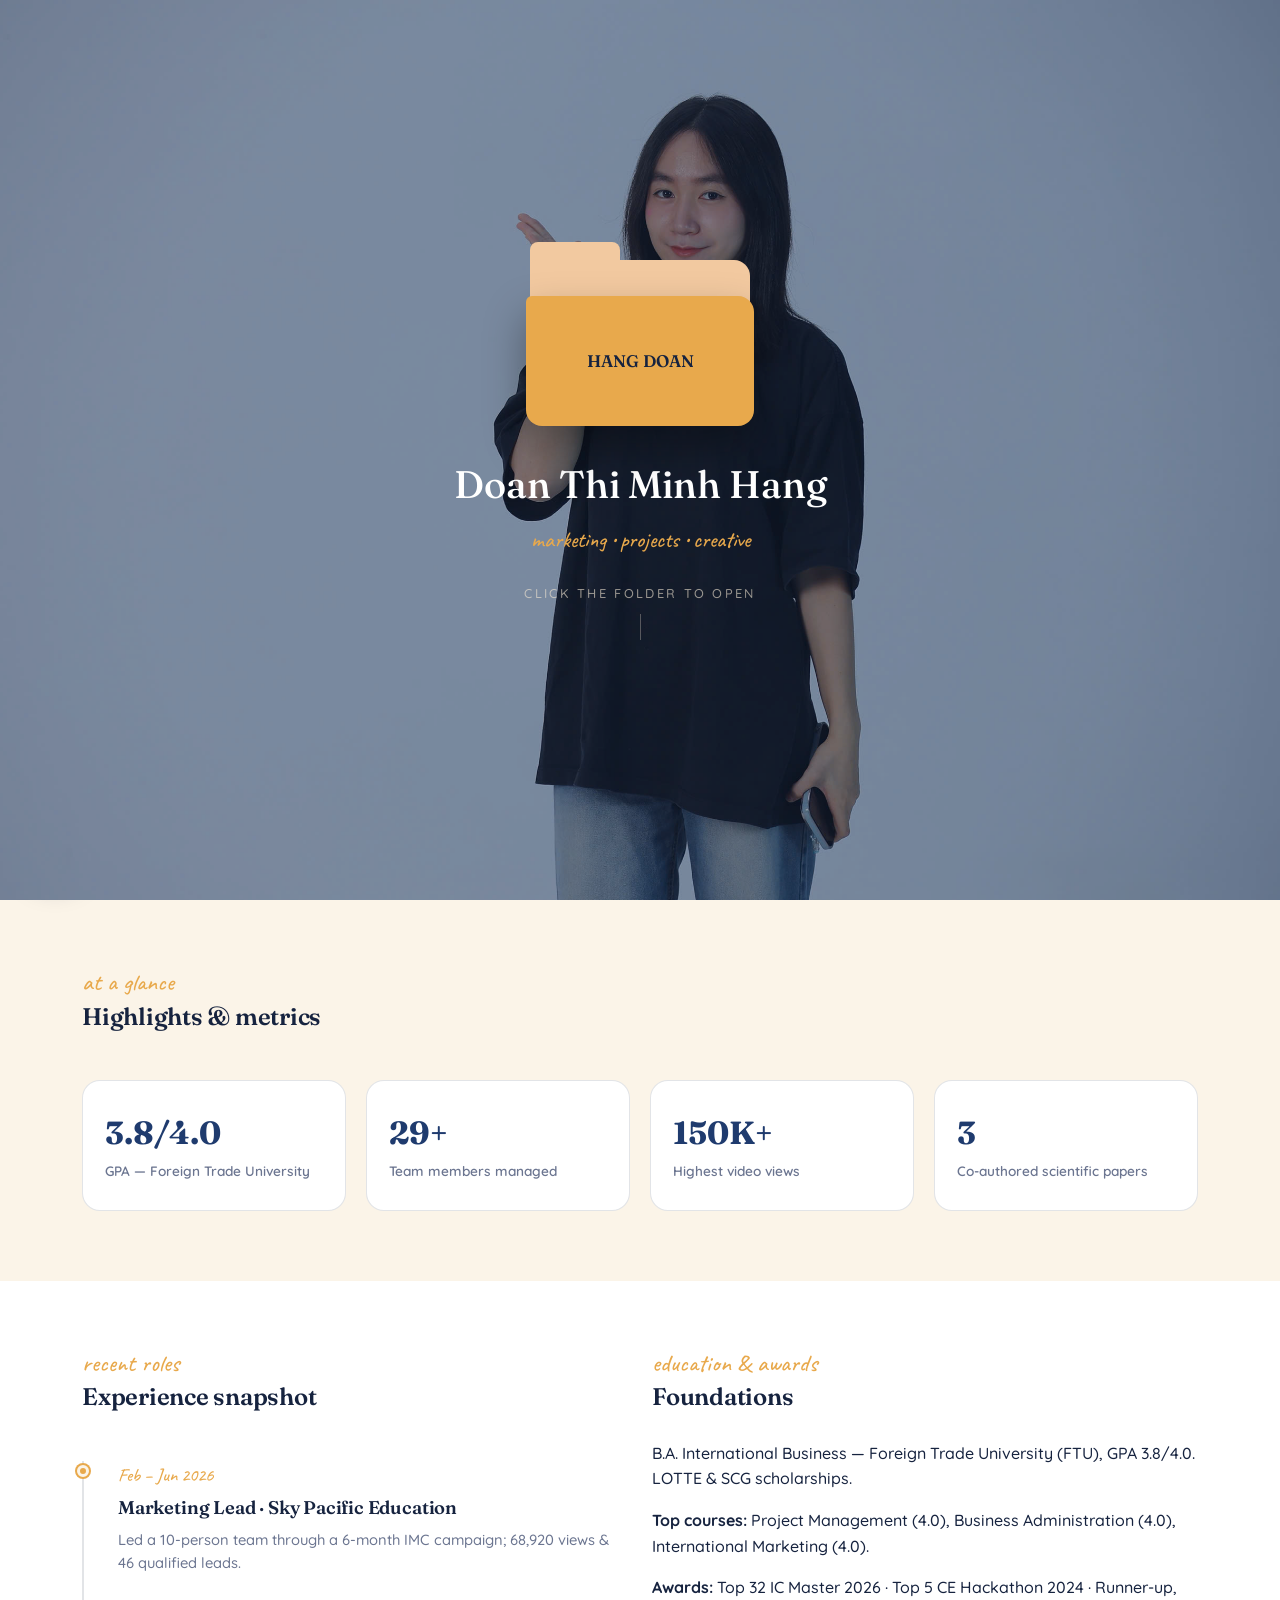
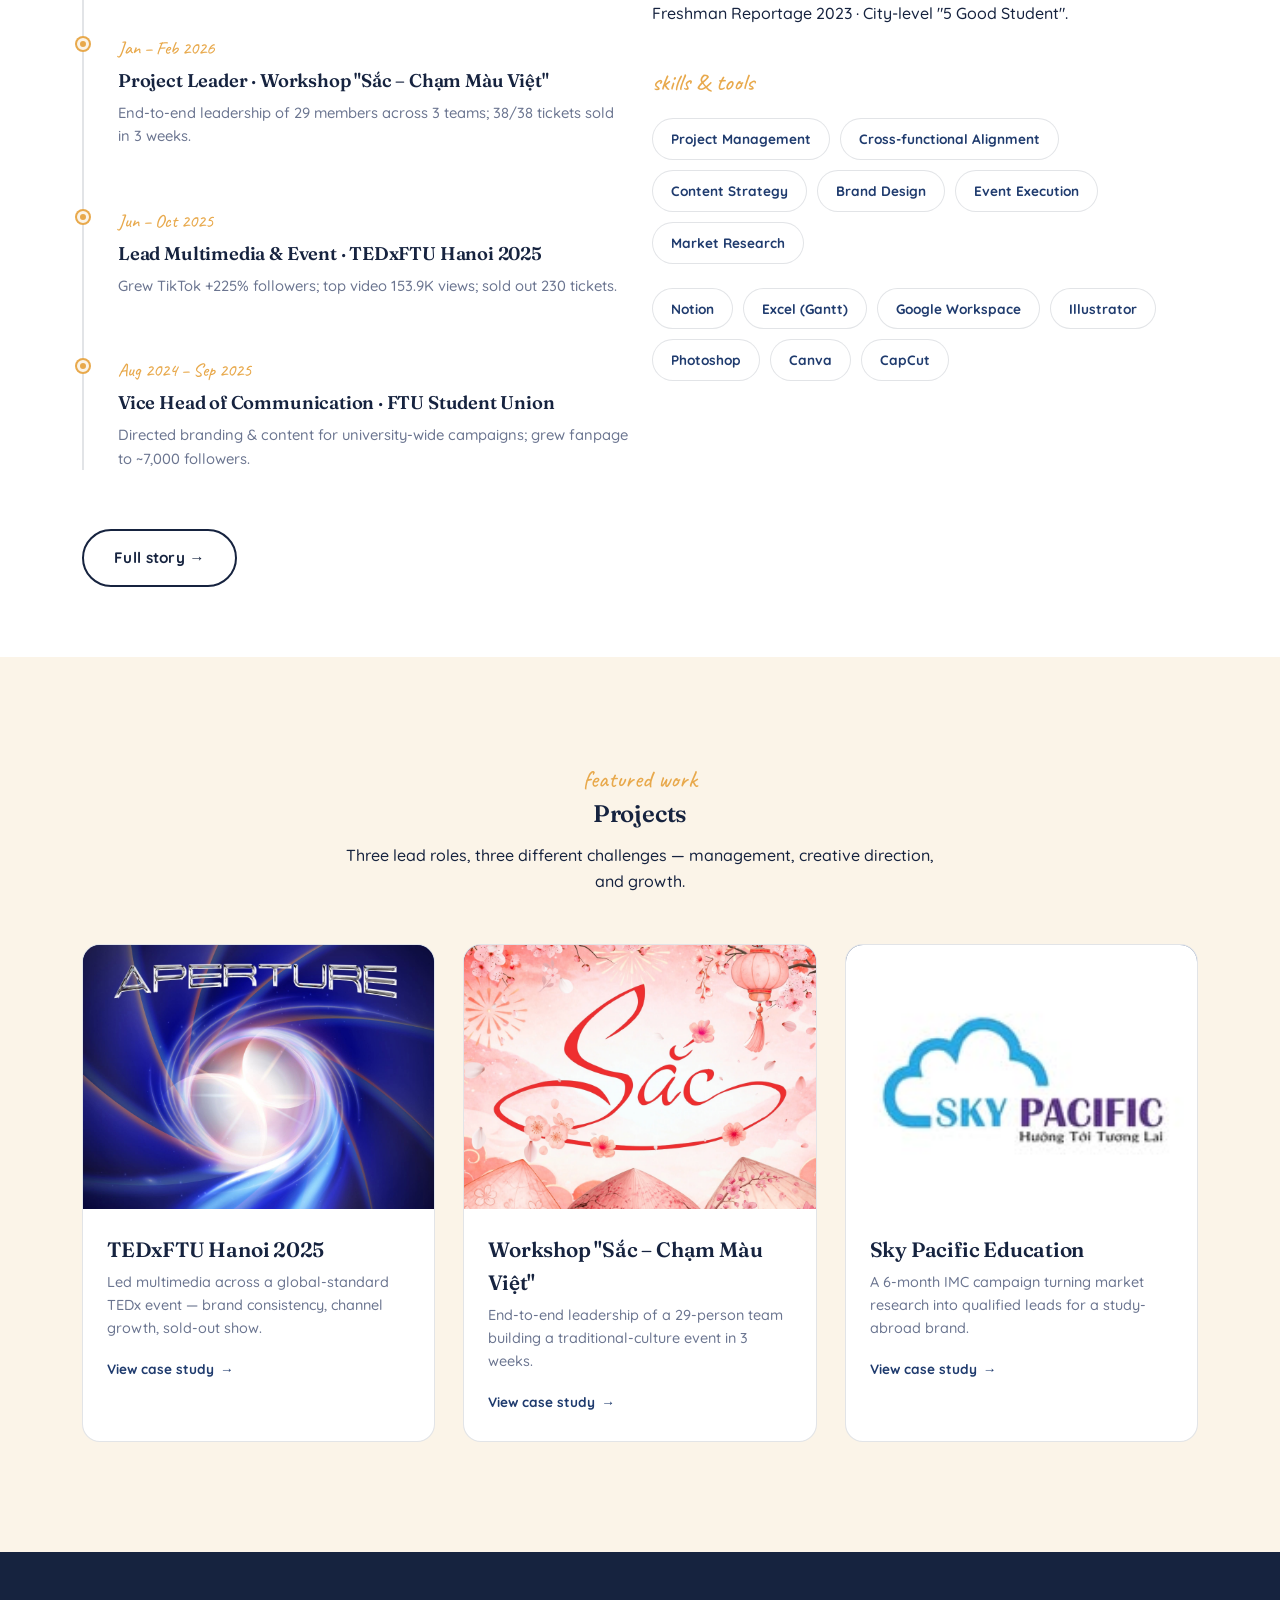
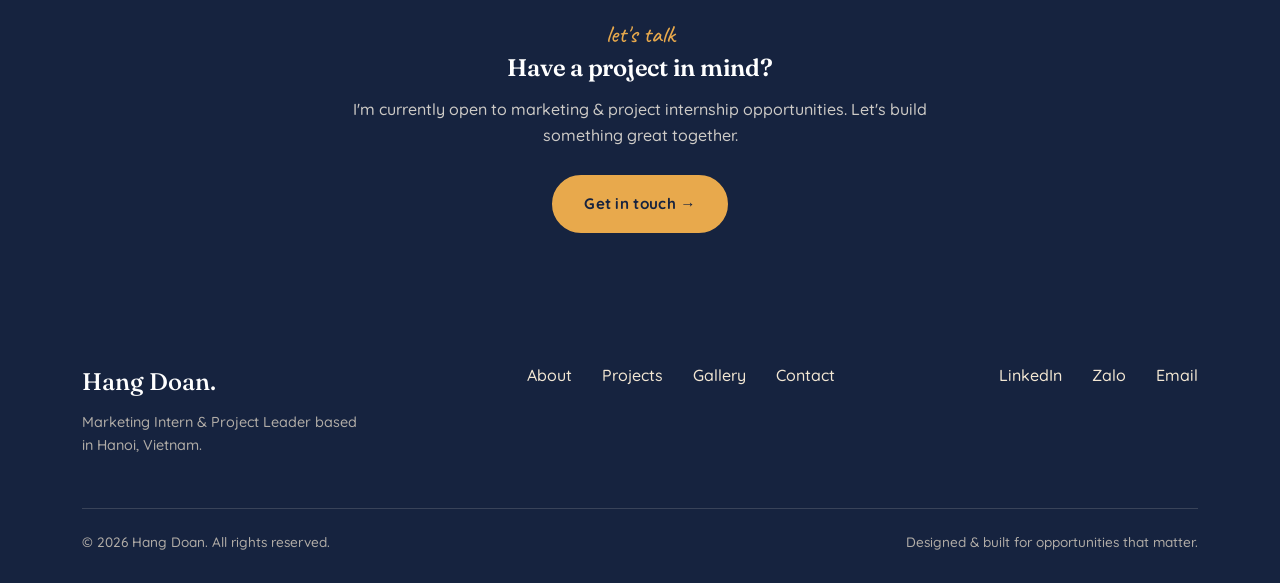
<file: index.html>
<!DOCTYPE html>
<html lang="en">
<head>
<meta charset="UTF-8">
<meta name="viewport" content="width=device-width, initial-scale=1.0">
<title>Hang Doan — Marketing Intern & Project Leader</title>
<meta name="description" content="Portfolio of Hang Doan — Marketing Intern & Project Leader. Driven by data, powered by creativity, executed with ownership.">
<link rel="stylesheet" href="css/style.css">
</head>
<body>

<!-- ============ INTRO FOLDER SCREEN ============ -->
<div id="intro-screen" tabindex="0" role="button" aria-label="Open portfolio">
  <div class="intro-bg media-slot">
    <img src="assets/images/profile/intro-bg.jpg" alt="">
  </div>
  <div class="intro-overlay"></div>
  <div class="folder-wrap">
    <div class="folder">
      <div class="folder-tab"></div>
      <div class="folder-back"></div>
      <div class="folder-front"><span>HANG DOAN</span></div>
    </div>
    <div class="intro-name">Doan Thi Minh Hang</div>
    <div class="intro-role">marketing • projects • creative</div>
    <div class="intro-hint">click the folder to open</div>
  </div>
</div>

<!-- ============ NAV ============ -->
<header class="site-nav">
  <a href="index.html" class="nav-logo">Hang Doan <span>.</span></a>
  <nav class="nav-links">
    <a href="index.html" class="active">Home</a>
    <a href="about.html">About</a>
    <a href="projects.html">Projects</a>
    <a href="gallery.html">Gallery</a>
    <a href="contact.html">Contact</a>
  </nav>
  <a href="contact.html" class="nav-cta">Let's work together</a>
  <button class="nav-toggle" aria-label="Menu"><span></span><span></span><span></span></button>
</header>

<!-- ============ HERO ============ -->
<section class="hero">
  <div class="container hero-grid">
    <div class="reveal in">
      <span class="hero-eyebrow">Hello, I'm</span>
      <h1>Doan Hang <em>👋</em></h1>
      <p class="hero-sub">Marketing Intern &amp; Project Leader</p>
      <p class="hero-tagline">Driven by data, powered by creativity, executed with ownership — I turn ideas into projects, and projects into measurable results.</p>
      <div class="hero-cta-row">
        <a href="projects.html" class="btn btn-solid">Explore Projects ↓</a>
        <a href="assets/cv/Hang-Doan-CV.pdf" class="btn" download>Download CV 📄</a>
        <a href="contact.html" class="btn btn-gold">Contact Me ✉️</a>
      </div>
    </div>
    <div class="reveal reveal-delay-1 in">
      <div class="hero-portrait media-slot">
        <p class="ph-note">[ Upload portrait photo →<br>assets/images/profile/portrait.jpg ]</p>
        <img src="assets/images/profile/portrait.jpg" alt="Hang Doan">
        <div class="hero-badge">
          <b>3.8<span style="font-size:1rem;">/4.0</span></b>
          <span>GPA — FTU Hanoi</span>
        </div>
      </div>
    </div>
  </div>
</section>

<!-- ============ HIGHLIGHTS BENTO ============ -->
<section class="section-tight">
  <div class="container">
    <div class="reveal">
      <span class="eyebrow">at a glance</span>
      <h2>Highlights &amp; metrics</h2>
    </div>
    <div class="bento mt-md">
      <div class="bento-card reveal"><b>3.8/4.0</b><span>GPA — Foreign Trade University</span></div>
      <div class="bento-card reveal reveal-delay-1"><b>29+</b><span>Team members managed</span></div>
      <div class="bento-card reveal reveal-delay-2"><b>150K+</b><span>Highest video views</span></div>
      <div class="bento-card reveal reveal-delay-3"><b>3</b><span>Co-authored scientific papers</span></div>
    </div>
  </div>
</section>

<!-- ============ EXPERIENCE SNAPSHOT ============ -->
<section class="section-tight" style="background:var(--white);">
  <div class="container">
    <div class="grid-2">
      <div class="reveal">
        <span class="eyebrow">recent roles</span>
        <h2>Experience snapshot</h2>
        <div class="timeline mt-md">
          <div class="timeline-item">
            <span class="timeline-date">Feb – Jun 2026</span>
            <h4>Marketing Lead · Sky Pacific Education</h4>
            <p>Led a 10-person team through a 6-month IMC campaign; 68,920 views &amp; 46 qualified leads.</p>
          </div>
          <div class="timeline-item">
            <span class="timeline-date">Jan – Feb 2026</span>
            <h4>Project Leader · Workshop "Sắc – Chạm Màu Việt"</h4>
            <p>End-to-end leadership of 29 members across 3 teams; 38/38 tickets sold in 3 weeks.</p>
          </div>
          <div class="timeline-item">
            <span class="timeline-date">Jun – Oct 2025</span>
            <h4>Lead Multimedia &amp; Event · TEDxFTU Hanoi 2025</h4>
            <p>Grew TikTok +225% followers; top video 153.9K views; sold out 230 tickets.</p>
          </div>
          <div class="timeline-item">
            <span class="timeline-date">Aug 2024 – Sep 2025</span>
            <h4>Vice Head of Communication · FTU Student Union</h4>
            <p>Directed branding &amp; content for university-wide campaigns; grew fanpage to ~7,000 followers.</p>
          </div>
        </div>
        <a href="about.html" class="btn mt-md">Full story →</a>
      </div>

      <div class="reveal reveal-delay-1">
        <span class="eyebrow">education &amp; awards</span>
        <h2>Foundations</h2>
        <p class="mt-sm">B.A. International Business — Foreign Trade University (FTU), GPA 3.8/4.0. LOTTE &amp; SCG scholarships.</p>
        <p><strong>Top courses:</strong> Project Management (4.0), Business Administration (4.0), International Marketing (4.0).</p>
        <p><strong>Awards:</strong> Top 32 IC Master 2026 · Top 5 CE Hackathon 2024 · Runner-up, Freshman Reportage 2023 · City-level "5 Good Student".</p>
        <span class="eyebrow mt-md" style="display:block;">skills &amp; tools</span>
        <div class="tag-row mt-sm">
          <span class="tag">Project Management</span>
          <span class="tag">Cross-functional Alignment</span>
          <span class="tag">Content Strategy</span>
          <span class="tag">Brand Design</span>
          <span class="tag">Event Execution</span>
          <span class="tag">Market Research</span>
        </div>
        <div class="tag-row mt-sm">
          <span class="tag">Notion</span><span class="tag">Excel (Gantt)</span>
          <span class="tag">Google Workspace</span><span class="tag">Illustrator</span><span class="tag">Photoshop</span>
          <span class="tag">Canva</span><span class="tag">CapCut</span>
        </div>
      </div>
    </div>
  </div>
</section>

<!-- ============ FEATURED PROJECTS ============ -->
<section class="section">
  <div class="container">
    <div class="reveal center max-620" style="margin:0 auto 50px;">
      <span class="eyebrow">featured work</span>
      <h2>Projects</h2>
      <p>Three lead roles, three different challenges — management, creative direction, and growth.</p>
    </div>
    <div class="project-grid">

      <a href="project-tedx.html" class="project-card reveal">
        <div class="project-thumb media-slot">
          <span class="project-role">Event & Multimedia</span>
          <p class="ph-note">[ Cover image →<br>assets/images/projects/tedx-cover.jpg ]</p>
          <img src="assets/images/projects/tedx-cover.jpg" alt="TEDxFTU Hanoi 2025">
        </div>
        <div class="project-body">
          <h3>TEDxFTU Hanoi 2025</h3>
          <p>Led multimedia across a global-standard TEDx event — brand consistency, channel growth, sold-out show.</p>
          <span class="project-link">View case study <span class="arrow">→</span></span>
        </div>
      </a>

      <a href="project-sacchammauviet.html" class="project-card reveal reveal-delay-1">
        <div class="project-thumb media-slot">
          <span class="project-role">Project Leadership</span>
          <p class="ph-note">[ Cover image →<br>assets/images/projects/sacchammauviet-cover.jpg ]</p>
          <img src="assets/images/projects/sacchammauviet-cover.jpg" alt="Workshop Sắc – Chạm Màu Việt">
        </div>
        <div class="project-body">
          <h3>Workshop "Sắc – Chạm Màu Việt"</h3>
          <p>End-to-end leadership of a 29-person team building a traditional-culture event in 3 weeks.</p>
          <span class="project-link">View case study <span class="arrow">→</span></span>
        </div>
      </a>

      <a href="project-skypacific.html" class="project-card reveal reveal-delay-2">
        <div class="project-thumb media-slot">
          <span class="project-role">IMC Campaign</span>
          <p class="ph-note">[ Cover image →<br>assets/images/projects/skypacific-cover.jpg ]</p>
          <img src="assets/images/projects/skypacific-cover.jpg" alt="Sky Pacific Education">
        </div>
        <div class="project-body">
          <h3>Sky Pacific Education</h3>
          <p>A 6-month IMC campaign turning market research into qualified leads for a study-abroad brand.</p>
          <span class="project-link">View case study <span class="arrow">→</span></span>
        </div>
      </a>

    </div>
  </div>
</section>

<!-- ============ CTA STRIP ============ -->
<section class="section-tight section-navy">
  <div class="container center">
    <span class="eyebrow">let's talk</span>
    <h2>Have a project in mind?</h2>
    <p class="max-620" style="margin:0 auto 26px; opacity:.8;">I'm currently open to marketing &amp; project internship opportunities. Let's build something great together.</p>
    <a href="contact.html" class="btn btn-gold">Get in touch →</a>
  </div>
</section>

<!-- ============ FOOTER ============ -->
<footer class="site-footer">
  <div class="container">
    <div class="footer-grid">
      <div>
        <div class="footer-brand">Hang Doan.</div>
        <p style="max-width:280px; opacity:.7; font-size:.9rem; margin-top:10px;">Marketing Intern &amp; Project Leader based in Hanoi, Vietnam.</p>
      </div>
      <ul class="footer-links">
        <li><a href="about.html">About</a></li>
        <li><a href="projects.html">Projects</a></li>
        <li><a href="gallery.html">Gallery</a></li>
        <li><a href="contact.html">Contact</a></li>
      </ul>
      <ul class="footer-links">
        <li><a href="#">LinkedIn</a></li>
        <li><a href="#">Zalo</a></li>
        <li><a href="mailto:minhhang123.hd@gmail.com">Email</a></li>
      </ul>
    </div>
    <div class="footer-bottom">
      <span>© 2026 Hang Doan. All rights reserved.</span>
      <span>Designed &amp; built for opportunities that matter.</span>
    </div>
  </div>
</footer>

<!-- ============ MUSIC PLAYER ============ -->

<audio id="bg-audio" loop preload="auto" autoplay>
  <source src="assets/audio/bg-music.mp3" type="audio/mpeg">
</audio>

<div id="music-player">
  <button id="music-toggle"
          aria-pressed="true"
          aria-label="Toggle background music">
    <div class="disc-ring"></div>

    <svg viewBox="0 0 24 24" fill="currentColor">
      <path d="M9 18V5l12-2v13M9 18a3 3 0 1 1-6 0 3 3 0 0 1 6 0zm12-2a3 3 0 1 1-6 0 3 3 0 0 1 6 0z"/>
    </svg>
  </button>

  <span id="music-label">Music playing</span>
</div>

<script src="js/main.js"></script>
</file>
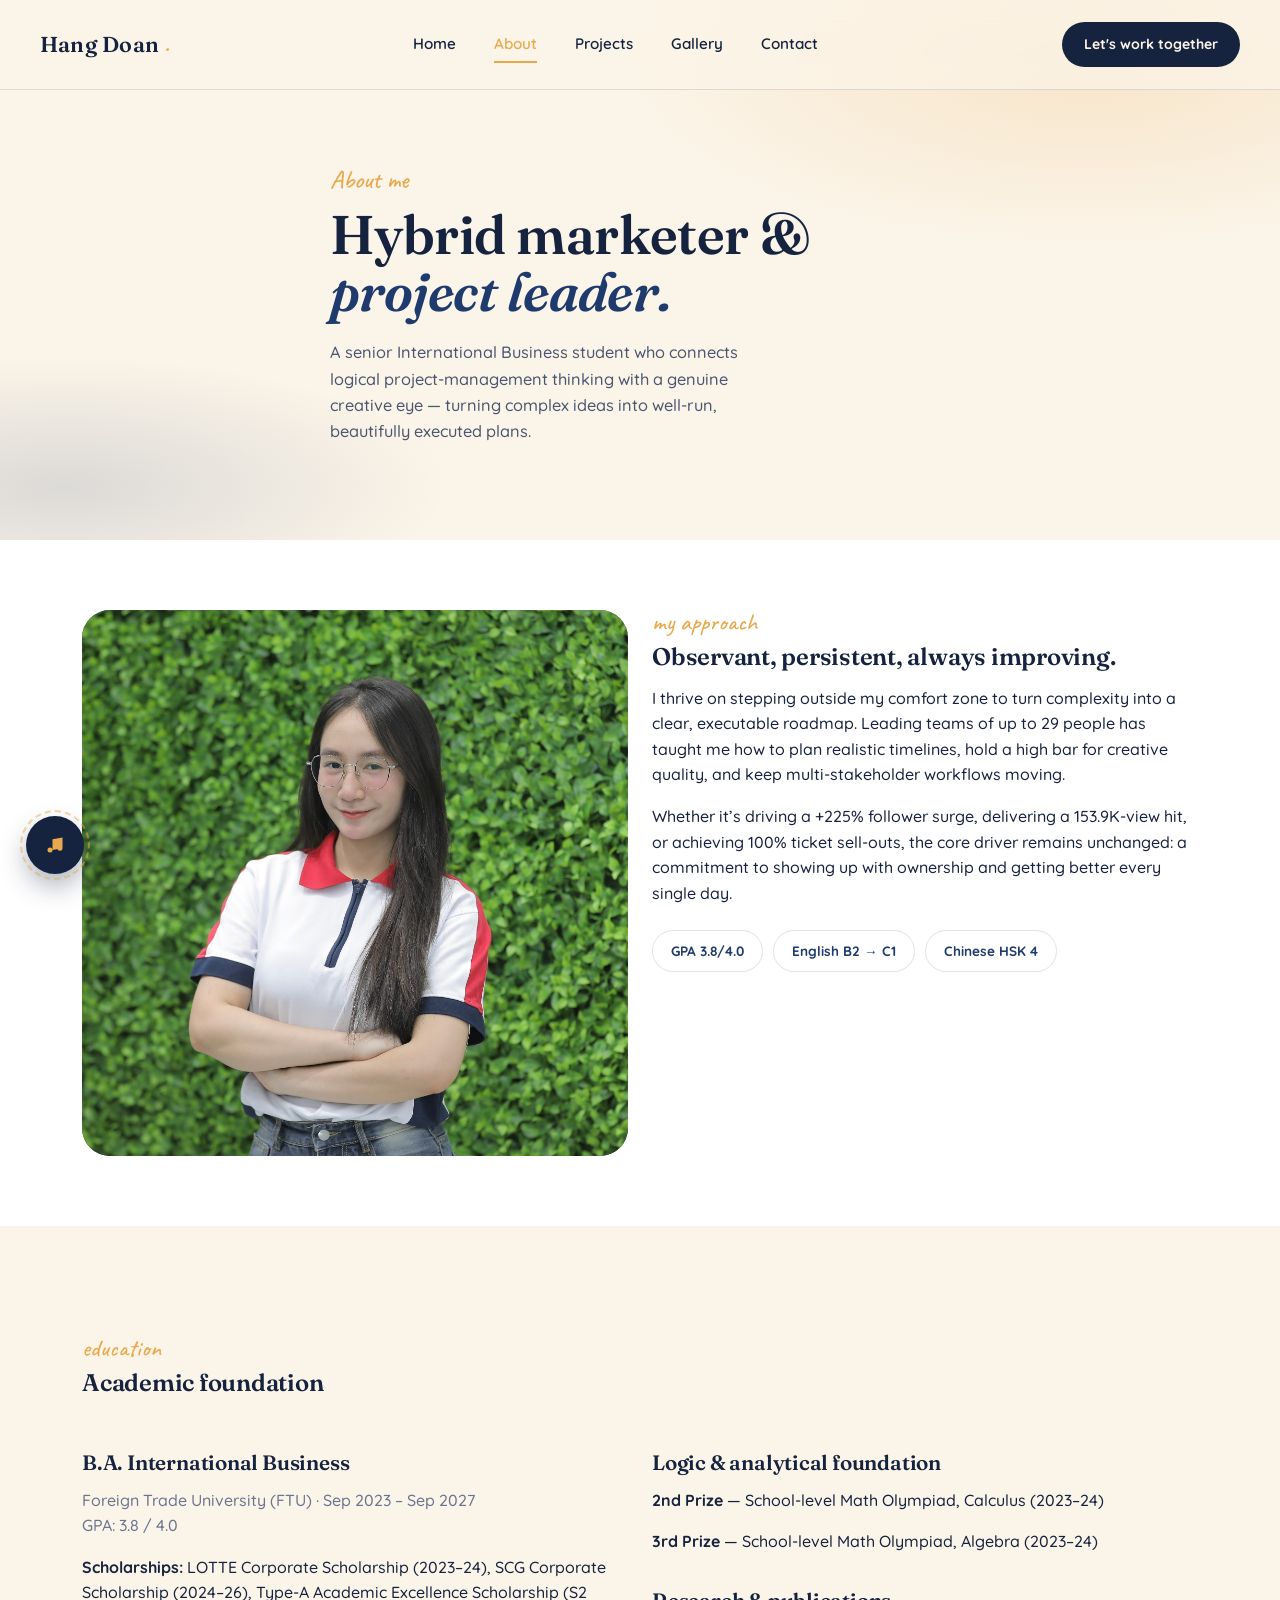
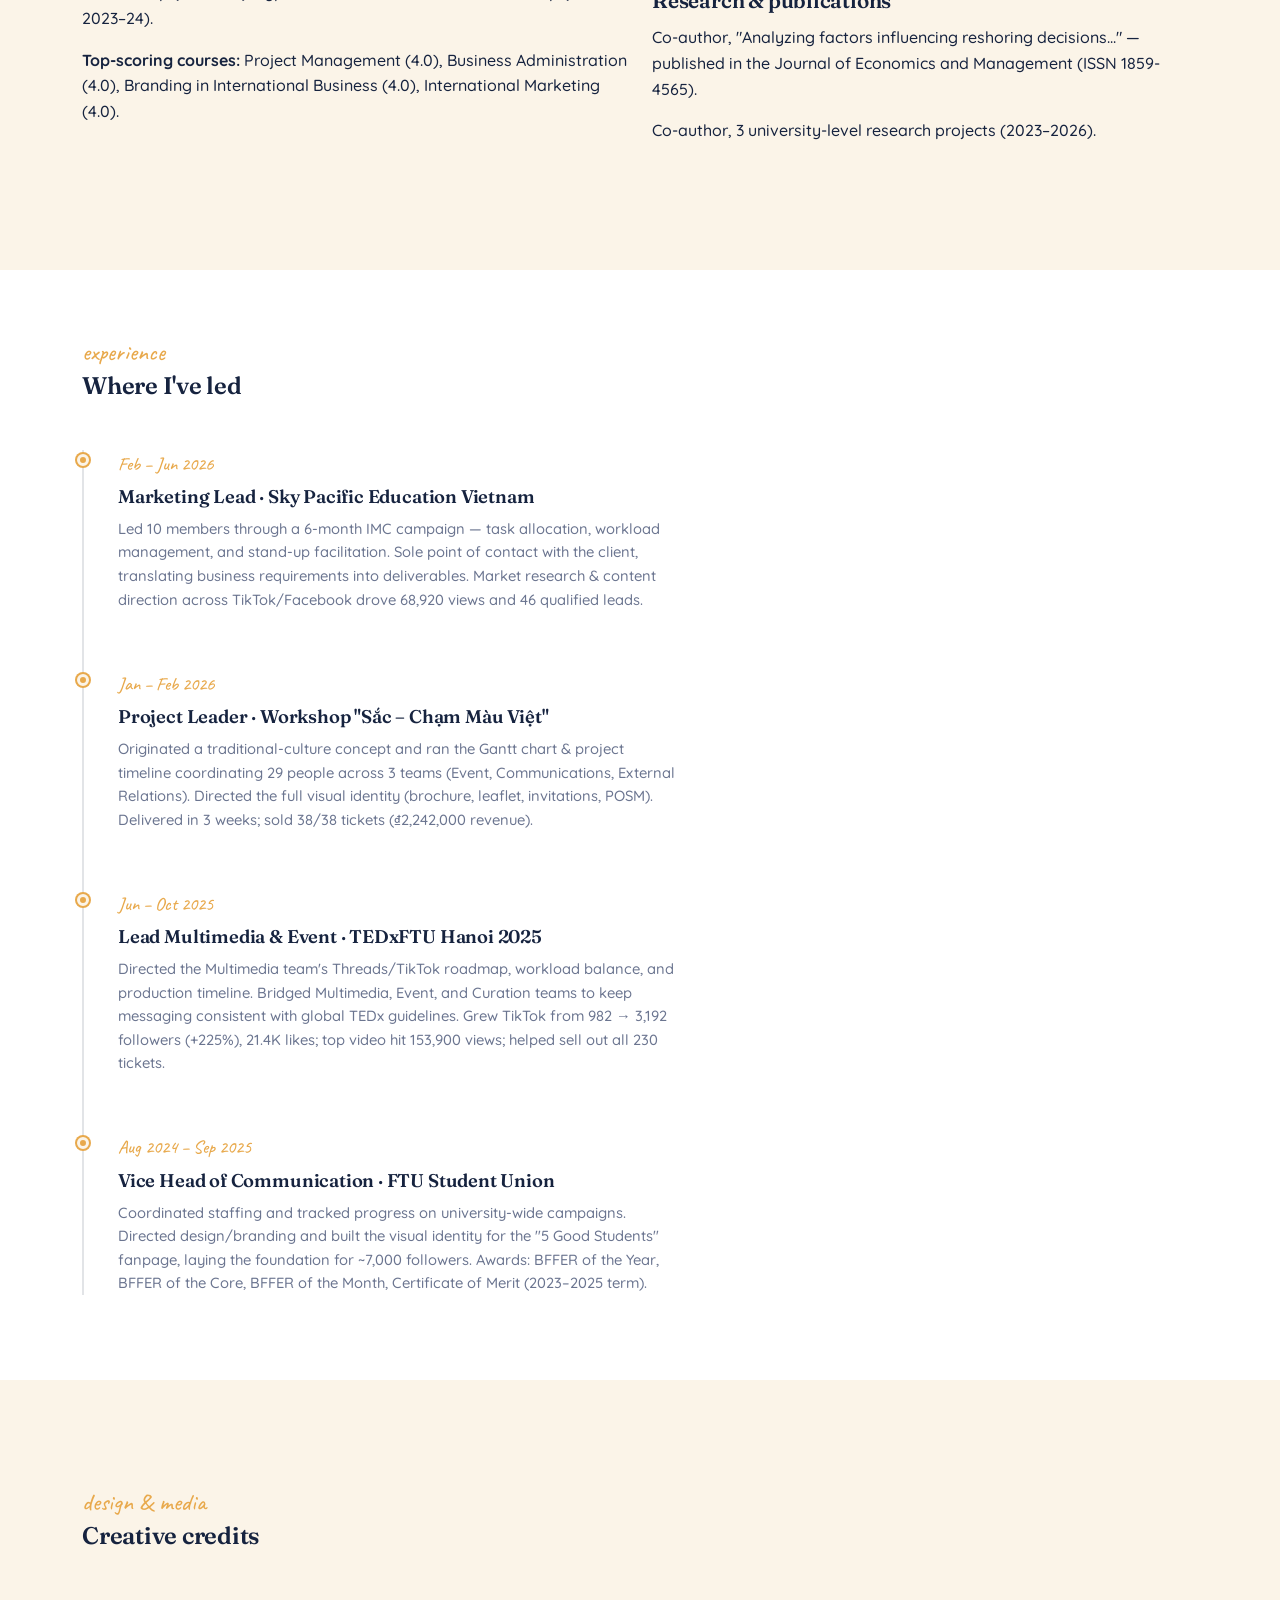
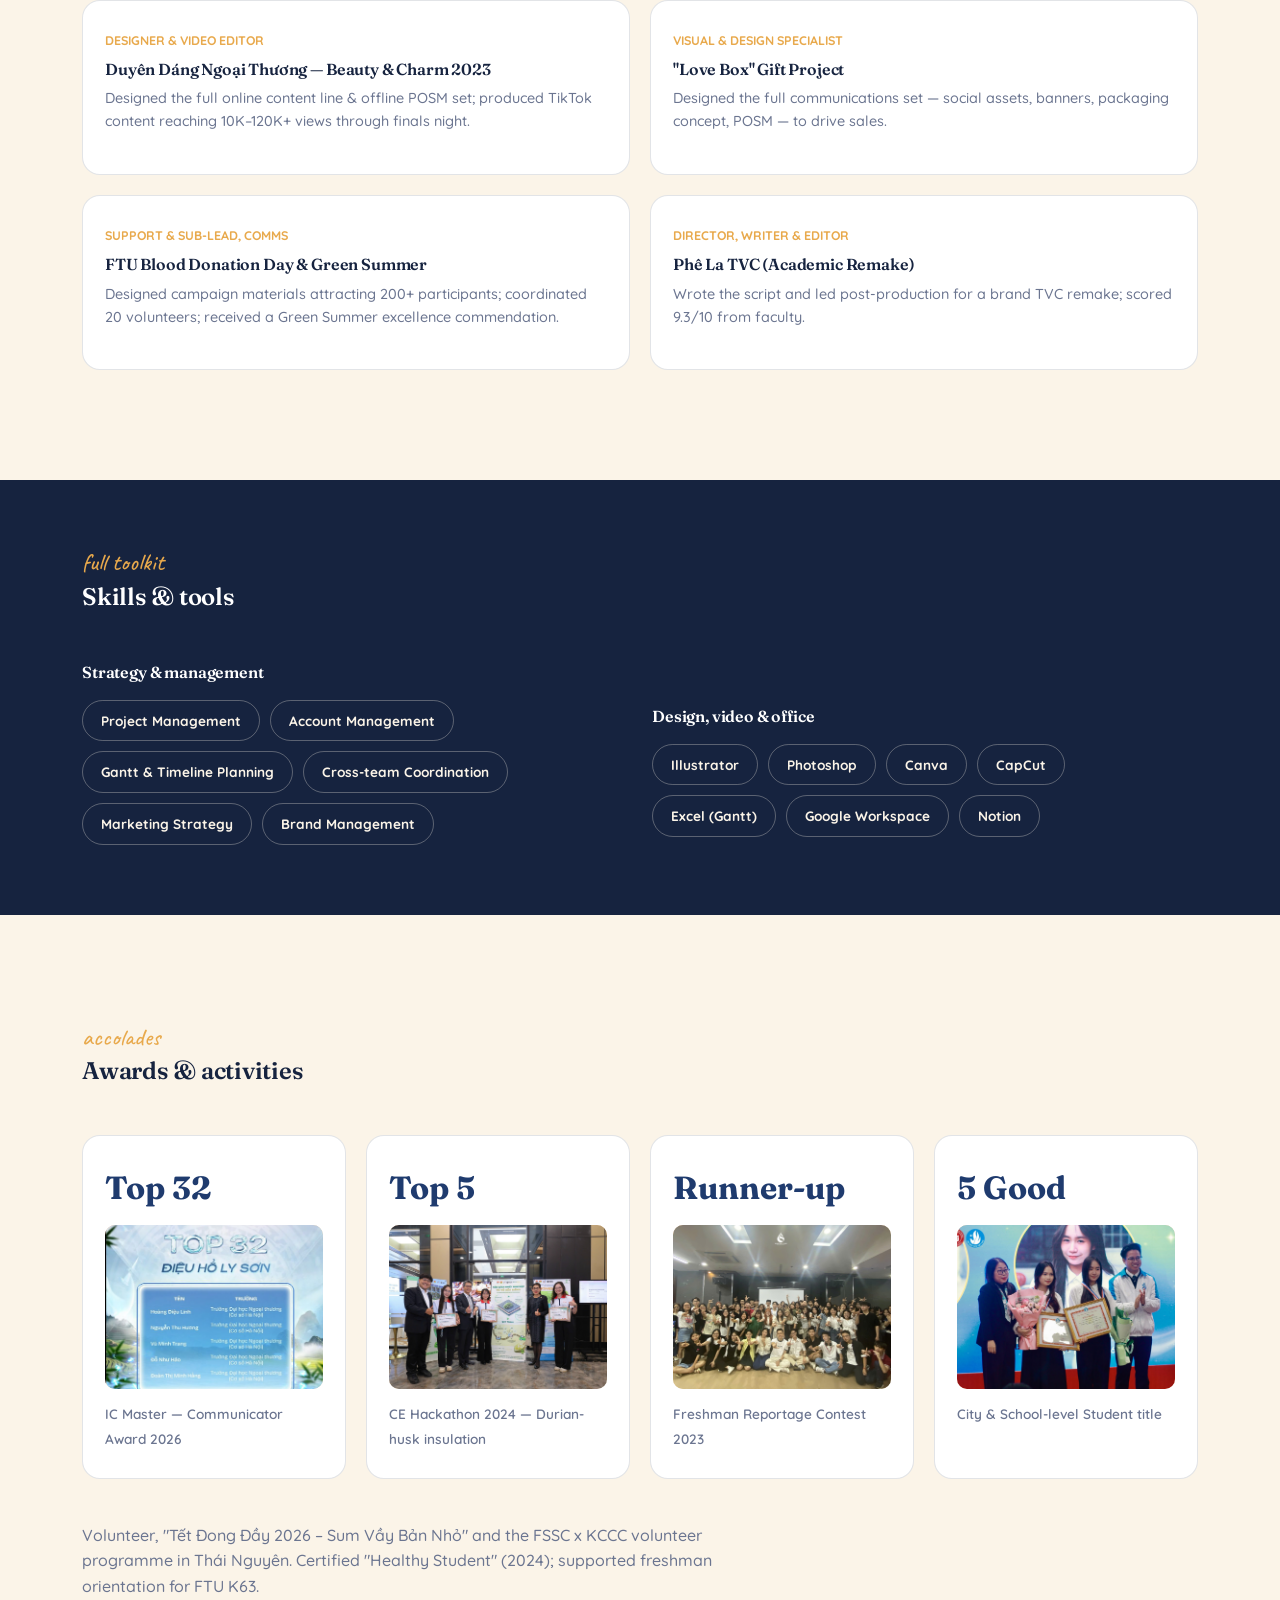
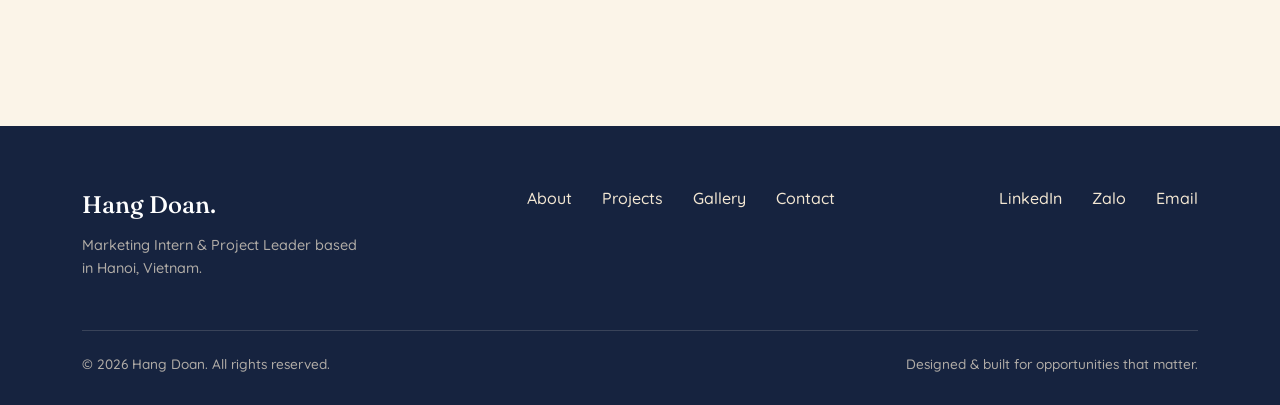
<file: about.html>
<!DOCTYPE html>
<html lang="en">
<head>
<meta charset="UTF-8">
<meta name="viewport" content="width=device-width, initial-scale=1.0">
<title>About — Hang Doan</title>
<link rel="stylesheet" href="css/style.css">
</head>
<body>

<header class="site-nav">
  <a href="index.html" class="nav-logo">Hang Doan <span>.</span></a>
  <nav class="nav-links">
    <a href="index.html">Home</a>
    <a href="about.html" class="active">About</a>
    <a href="projects.html">Projects</a>
    <a href="gallery.html">Gallery</a>
    <a href="contact.html">Contact</a>
  </nav>
  <a href="contact.html" class="nav-cta">Let's work together</a>
  <button class="nav-toggle" aria-label="Menu"><span></span><span></span><span></span></button>
</header>

<!-- ============ PAGE HERO ============ -->
<section class="hero" style="min-height:60vh; padding:150px 0 70px;">
  <div class="container">
    <div class="reveal in max-620">
      <span class="hero-eyebrow">About me</span>
      <h1 style="font-size:clamp(2.2rem,4.5vw,3.4rem);">Hybrid marketer & <em>project leader.</em></h1>
      <p class="hero-tagline">A senior International Business student who connects logical project-management thinking with a genuine creative eye — turning complex ideas into well-run, beautifully executed plans.</p>
    </div>
  </div>
</section>

<!-- ============ INTRO STATEMENT ============ -->
<section class="section-tight" style="background:var(--white);">
  <div class="container">
    <div class="grid-2">
      <div class="reveal">
        <div class="hero-portrait media-slot" style="aspect-ratio:1/1;">
          <p class="ph-note">[ Upload photo →<br>assets/images/profile/about-photo.jpg ]</p>
          <img src="assets/images/profile/about-photo.jpg" alt="Hang Doan">
        </div>
      </div>
      <div class="reveal reveal-delay-1">
        <span class="eyebrow">my approach</span>
        <h2>Observant, persistent, always improving.</h2>
        <p>I thrive on stepping outside my comfort zone to turn complexity into a clear, executable roadmap. Leading teams of up to 29 people has taught me how to plan realistic timelines, hold a high bar for creative quality, and keep multi-stakeholder workflows moving.</p>
        <p>Whether it’s driving a +225% follower surge, delivering a 153.9K-view hit, or achieving 100% ticket sell-outs, the core driver remains unchanged: a commitment to showing up with ownership and getting better every single day.</p>
        <div class="tag-row mt-sm">
          <span class="tag">GPA 3.8/4.0</span>
          <span class="tag">English B2 → C1</span>
          <span class="tag">Chinese HSK 4</span>
        </div>
      </div>
    </div>
  </div>
</section>

<!-- ============ EDUCATION ============ -->
<section class="section">
  <div class="container">
    <div class="reveal mb-md">
      <span class="eyebrow">education</span>
      <h2>Academic foundation</h2>
    </div>
    <div class="grid-2">
      <div class="reveal">
        <h3 style="font-size:1.3rem;">B.A. International Business</h3>
        <p style="color:#6b7590;">Foreign Trade University (FTU) · Sep 2023 – Sep 2027<br>GPA: 3.8 / 4.0</p>
        <p><strong>Scholarships:</strong> LOTTE Corporate Scholarship (2023–24), SCG Corporate Scholarship (2024–26), Type-A Academic Excellence Scholarship (S2 2023–24).</p>
        <p><strong>Top-scoring courses:</strong> Project Management (4.0), Business Administration (4.0), Branding in International Business (4.0), International Marketing (4.0).</p>
      </div>
      <div class="reveal reveal-delay-1">
        <h3 style="font-size:1.3rem;">Logic & analytical foundation</h3>
        <p><strong>2nd Prize</strong> — School-level Math Olympiad, Calculus (2023–24)</p>
        <p><strong>3rd Prize</strong> — School-level Math Olympiad, Algebra (2023–24)</p>
        <h3 style="font-size:1.3rem; margin-top:1.4em;">Research & publications</h3>
        <p>Co-author, "Analyzing factors influencing reshoring decisions..." — published in the Journal of Economics and Management (ISSN 1859-4565).</p>
        <p>Co-author, 3 university-level research projects (2023–2026).</p>
      </div>
    </div>
  </div>
</section>

<!-- ============ EXPERIENCE TIMELINE ============ -->
<section class="section-tight" style="background:var(--white);">
  <div class="container">
    <div class="reveal mb-md">
      <span class="eyebrow">experience</span>
      <h2>Where I've led</h2>
    </div>
    <div class="timeline reveal">
      <div class="timeline-item">
        <span class="timeline-date">Feb – Jun 2026</span>
        <h4>Marketing Lead · Sky Pacific Education Vietnam</h4>
        <p>Led 10 members through a 6-month IMC campaign — task allocation, workload management, and stand-up facilitation. Sole point of contact with the client, translating business requirements into deliverables. Market research &amp; content direction across TikTok/Facebook drove 68,920 views and 46 qualified leads.</p>
      </div>
      <div class="timeline-item">
        <span class="timeline-date">Jan – Feb 2026</span>
        <h4>Project Leader · Workshop "Sắc – Chạm Màu Việt"</h4>
        <p>Originated a traditional-culture concept and ran the Gantt chart &amp; project timeline coordinating 29 people across 3 teams (Event, Communications, External Relations). Directed the full visual identity (brochure, leaflet, invitations, POSM). Delivered in 3 weeks; sold 38/38 tickets (₫2,242,000 revenue).</p>
      </div>
      <div class="timeline-item">
        <span class="timeline-date">Jun – Oct 2025</span>
        <h4>Lead Multimedia & Event · TEDxFTU Hanoi 2025</h4>
        <p>Directed the Multimedia team's Threads/TikTok roadmap, workload balance, and production timeline. Bridged Multimedia, Event, and Curation teams to keep messaging consistent with global TEDx guidelines. Grew TikTok from 982 → 3,192 followers (+225%), 21.4K likes; top video hit 153,900 views; helped sell out all 230 tickets.</p>
      </div>
      <div class="timeline-item">
        <span class="timeline-date">Aug 2024 – Sep 2025</span>
        <h4>Vice Head of Communication · FTU Student Union</h4>
        <p>Coordinated staffing and tracked progress on university-wide campaigns. Directed design/branding and built the visual identity for the "5 Good Students" fanpage, laying the foundation for ~7,000 followers. Awards: BFFER of the Year, BFFER of the Core, BFFER of the Month, Certificate of Merit (2023–2025 term).</p>
      </div>
    </div>
  </div>
</section>

<!-- ============ CREATIVE PROJECTS ============ -->
<section class="section">
  <div class="container">
    <div class="reveal mb-md">
      <span class="eyebrow">design & media</span>
      <h2>Creative credits</h2>
    </div>
    <div class="bento" style="grid-template-columns:repeat(2,1fr);">
      <div class="bento-card reveal">
        <span style="font-size:.78rem; color:var(--gold); font-weight:700;">DESIGNER & VIDEO EDITOR</span>
        <h4 style="margin:.3em 0;">Duyên Dáng Ngoại Thương — Beauty & Charm 2023</h4>
        <p style="color:#6b7590; font-size:.9rem;">Designed the full online content line &amp; offline POSM set; produced TikTok content reaching 10K–120K+ views through finals night.</p>
      </div>
      <div class="bento-card reveal reveal-delay-1">
        <span style="font-size:.78rem; color:var(--gold); font-weight:700;">VISUAL & DESIGN SPECIALIST</span>
        <h4 style="margin:.3em 0;">"Love Box" Gift Project</h4>
        <p style="color:#6b7590; font-size:.9rem;">Designed the full communications set — social assets, banners, packaging concept, POSM — to drive sales.</p>
      </div>
      <div class="bento-card reveal reveal-delay-2">
        <span style="font-size:.78rem; color:var(--gold); font-weight:700;">SUPPORT & SUB-LEAD, COMMS</span>
        <h4 style="margin:.3em 0;">FTU Blood Donation Day & Green Summer</h4>
        <p style="color:#6b7590; font-size:.9rem;">Designed campaign materials attracting 200+ participants; coordinated 20 volunteers; received a Green Summer excellence commendation.</p>
      </div>
      <div class="bento-card reveal reveal-delay-3">
        <span style="font-size:.78rem; color:var(--gold); font-weight:700;">DIRECTOR, WRITER & EDITOR</span>
        <h4 style="margin:.3em 0;">Phê La TVC (Academic Remake)</h4>
        <p style="color:#6b7590; font-size:.9rem;">Wrote the script and led post-production for a brand TVC remake; scored 9.3/10 from faculty.</p>
      </div>
    </div>
  </div>
</section>

<!-- ============ SKILLS & TOOLS ============ -->
<section class="section-tight section-navy">
  <div class="container">
    <div class="reveal mb-md">
      <span class="eyebrow" style="color:var(--gold);">full toolkit</span>
      <h2>Skills & tools</h2>
    </div>
    <div class="grid-2 reveal">
      <div>
        <h4 style="color:var(--white); font-size:1rem; margin-bottom:14px;">Strategy & management</h4>
        <div class="tag-row">
          <span class="tag" style="background:transparent; border-color:rgba(251,244,232,.3); color:var(--cream);">Project Management</span>
          <span class="tag" style="background:transparent; border-color:rgba(251,244,232,.3); color:var(--cream);">Account Management</span>
          <span class="tag" style="background:transparent; border-color:rgba(251,244,232,.3); color:var(--cream);">Gantt & Timeline Planning</span>
          <span class="tag" style="background:transparent; border-color:rgba(251,244,232,.3); color:var(--cream);">Cross-team Coordination</span>
          <span class="tag" style="background:transparent; border-color:rgba(251,244,232,.3); color:var(--cream);">Marketing Strategy</span>
          <span class="tag" style="background:transparent; border-color:rgba(251,244,232,.3); color:var(--cream);">Brand Management</span>
        </div>
      </div>
      <div class="mt-md">
        <h4 style="color:var(--white); font-size:1rem; margin-bottom:14px;">Design, video & office</h4>
        <div class="tag-row">
          <span class="tag" style="background:transparent; border-color:rgba(251,244,232,.3); color:var(--cream);">Illustrator</span>
          <span class="tag" style="background:transparent; border-color:rgba(251,244,232,.3); color:var(--cream);">Photoshop</span>
          <span class="tag" style="background:transparent; border-color:rgba(251,244,232,.3); color:var(--cream);">Canva</span>
          <span class="tag" style="background:transparent; border-color:rgba(251,244,232,.3); color:var(--cream);">CapCut</span>
          <span class="tag" style="background:transparent; border-color:rgba(251,244,232,.3); color:var(--cream);">Excel (Gantt)</span>
          <span class="tag" style="background:transparent; border-color:rgba(251,244,232,.3); color:var(--cream);">Google Workspace</span>
          <span class="tag" style="background:transparent; border-color:rgba(251,244,232,.3); color:var(--cream);">Notion</span>
        </div>
      </div>
    </div>
  </div>
</section>

<!-- ============ AWARDS ============ -->
<section class="section">
  <div class="container">
    <div class="reveal mb-md">
      <span class="eyebrow">accolades</span>
      <h2>Awards & activities</h2>
    </div>
    <div class="bento">
      <div class="bento-card reveal">
        <b>Top 32</b>
        <div class="bento-illustration media-slot">
          <span class="ph-note">[ assets/images/awards/top32.jpg ]</span>
          <img src="assets/images/awards/top32.jpg" alt="Top 32 IC Master 2026">
        </div>
        <span>IC Master — Communicator Award 2026</span>
      </div>
      <div class="bento-card reveal reveal-delay-1">
        <b>Top 5</b>
        <div class="bento-illustration media-slot">
          <span class="ph-note">[ assets/images/awards/top5.jpg ]</span>
          <img src="assets/images/awards/top5.jpg" alt="Top 5 CE Hackathon 2024">
        </div>
        <span>CE Hackathon 2024 — Durian-husk insulation</span>
      </div>
      <div class="bento-card reveal reveal-delay-2">
        <b>Runner-up</b>
        <div class="bento-illustration media-slot">
          <span class="ph-note">[ assets/images/awards/runner-up.jpg ]</span>
          <img src="assets/images/awards/runner-up.jpg" alt="Runner-up Freshman Reportage Contest 2023">
        </div>
        <span>Freshman Reportage Contest 2023</span>
      </div>
      <div class="bento-card reveal reveal-delay-3">
        <b>5 Good</b>
        <div class="bento-illustration media-slot">
          <span class="ph-note">[ assets/images/awards/5-good.jpg ]</span>
          <img src="assets/images/awards/5-good.jpg" alt="5 Good Student title">
        </div>
        <span>City & School-level Student title</span>
      </div>
    </div>
    <p class="mt-md" style="max-width:640px; color:#6b7590;">Volunteer, "Tết Đong Đầy 2026 – Sum Vầy Bản Nhỏ" and the FSSC x KCCC volunteer programme in Thái Nguyên. Certified "Healthy Student" (2024); supported freshman orientation for FTU K63.</p>
  </div>
</section>

<footer class="site-footer">
  <div class="container">
    <div class="footer-grid">
      <div>
        <div class="footer-brand">Hang Doan.</div>
        <p style="max-width:280px; opacity:.7; font-size:.9rem; margin-top:10px;">Marketing Intern &amp; Project Leader based in Hanoi, Vietnam.</p>
      </div>
      <ul class="footer-links">
        <li><a href="about.html">About</a></li>
        <li><a href="projects.html">Projects</a></li>
        <li><a href="gallery.html">Gallery</a></li>
        <li><a href="contact.html">Contact</a></li>
      </ul>
      <ul class="footer-links">
        <li><a href="#">LinkedIn</a></li>
        <li><a href="#">Zalo</a></li>
        <li><a href="mailto:minhhang123.hd@gmail.com">Email</a></li>
      </ul>
    </div>
    <div class="footer-bottom">
      <span>© 2026 Hang Doan. All rights reserved.</span>
      <span>Designed &amp; built for opportunities that matter.</span>
    </div>
  </div>
</footer>

<audio id="bg-audio" loop preload="none">
  <source src="assets/audio/bg-music.mp3" type="audio/mpeg">
</audio>
<div id="music-player">
  <button id="music-toggle" aria-pressed="false" aria-label="Toggle background music">
    <div class="disc-ring"></div>
    <svg viewBox="0 0 24 24" fill="currentColor"><path d="M9 18V5l12-2v13M9 18a3 3 0 1 1-6 0 3 3 0 0 1 6 0zm12-2a3 3 0 1 1-6 0 3 3 0 0 1 6 0z"/></svg>
  </button>
  <span id="music-label">Play background music</span>
</div>

<script src="js/main.js"></script>
</body>
</html>
</file>
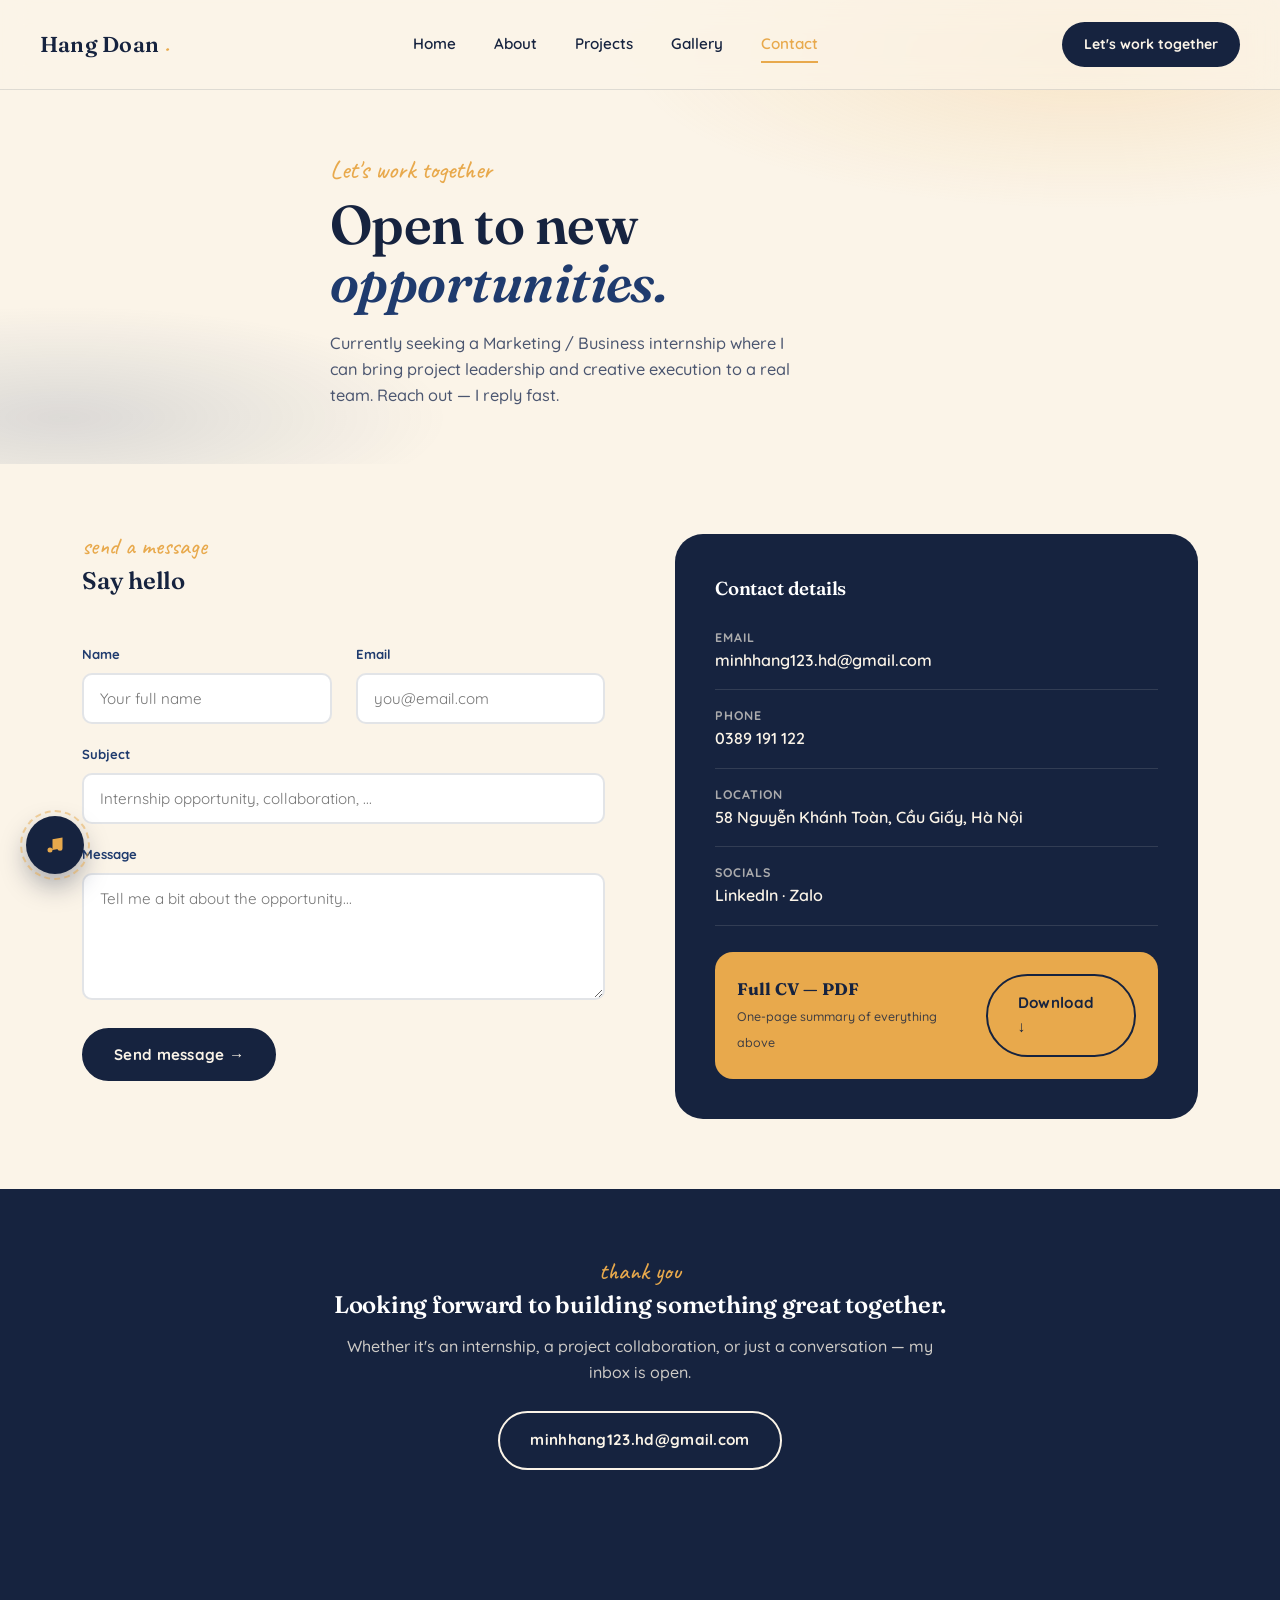
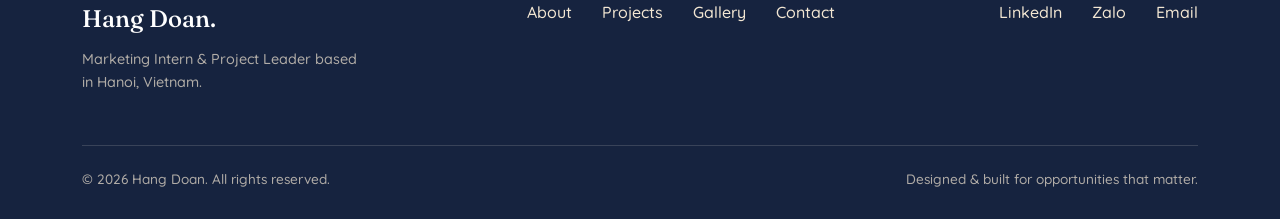
<file: contact.html>
<!DOCTYPE html>
<html lang="en">
<head>
<meta charset="UTF-8">
<meta name="viewport" content="width=device-width, initial-scale=1.0">
<title>Contact — Hang Doan</title>
<link rel="stylesheet" href="css/style.css">
</head>
<body>

<header class="site-nav">
  <a href="index.html" class="nav-logo">Hang Doan <span>.</span></a>
  <nav class="nav-links">
    <a href="index.html">Home</a>
    <a href="about.html">About</a>
    <a href="projects.html">Projects</a>
    <a href="gallery.html">Gallery</a>
    <a href="contact.html" class="active">Contact</a>
  </nav>
  <a href="contact.html" class="nav-cta">Let's work together</a>
  <button class="nav-toggle" aria-label="Menu"><span></span><span></span><span></span></button>
</header>

<section class="hero" style="min-height:44vh; padding:150px 0 40px;">
  <div class="container">
    <div class="reveal in max-620">
      <span class="hero-eyebrow">Let's work together</span>
      <h1 style="font-size:clamp(2.2rem,4.5vw,3.4rem);">Open to new <em>opportunities.</em></h1>
      <p class="hero-tagline">Currently seeking a Marketing / Business internship where I can bring project leadership and creative execution to a real team. Reach out — I reply fast.</p>
    </div>
  </div>
</section>

<section class="section-tight">
  <div class="container contact-grid">

    <div class="reveal">
      <span class="eyebrow">send a message</span>
      <h2>Say hello</h2>
      <!-- Static form preview — connect to Formspree / Netlify Forms / your backend of choice by changing the form action -->
      <form action="https://formspree.io/f/mjybpqap" method="POST" id="contact-form" class="mt-md">
        <div class="grid-2">
          <div class="field">
            <label for="name">Name</label>
            <input type="text" id="name" name="name" required placeholder="Your full name">
          </div>
          <div class="field">
            <label for="email">Email</label>
            <input type="email" id="email" name="email" required placeholder="you@email.com">
          </div>
        </div>
        <div class="field">
          <label for="subject">Subject</label>
          <input type="text" id="subject" name="subject" placeholder="Internship opportunity, collaboration, ...">
        </div>
        <div class="field">
          <label for="message">Message</label>
          <textarea id="message" name="message" rows="5" required placeholder="Tell me a bit about the opportunity..."></textarea>
        </div>
        <button type="submit" class="btn btn-solid">Send message →</button>
      </form>
    </div>

    <div class="reveal reveal-delay-1">
      <div class="contact-info-card">
        <h3>Contact details</h3>
        <div class="contact-info-row">
          <div><b>Email</b><span>minhhang123.hd@gmail.com</span></div>
        </div>
        <div class="contact-info-row">
          <div><b>Phone</b><span>0389 191 122</span></div>
        </div>
        <div class="contact-info-row">
          <div><b>Location</b><span>58 Nguyễn Khánh Toàn, Cầu Giấy, Hà Nội</span></div>
        </div>
        <div class="contact-info-row">
          <div><b>Socials</b><span>LinkedIn · Zalo</span></div>
        </div>

        <div class="cv-download-box">
          <div>
            <b>Full CV — PDF</b>
            <span>One-page summary of everything above</span>
          </div>
          <!-- 📌 ASSET: upload the final CV PDF to assets/cv/Hang-Doan-CV.pdf -->
          <a href="assets/cv/Hang-Doan-CV.pdf" download class="btn btn-gold" style="border-color:var(--navy-ink);">Download ↓</a>
        </div>
      </div>
    </div>

  </div>
</section>

<section class="section-tight section-navy">
  <div class="container center">
    <span class="eyebrow" style="color:var(--gold);">thank you</span>
    <h2>Looking forward to building something great together.</h2>
    <p class="max-620" style="margin:0 auto 26px; opacity:.8;">Whether it's an internship, a project collaboration, or just a conversation — my inbox is open.</p>
    <a href="mailto:minhhang123.hd@gmail.com" class="btn btn-ghost-light">minhhang123.hd@gmail.com</a>
  </div>
</section>

<footer class="site-footer">
  <div class="container">
    <div class="footer-grid">
      <div>
        <div class="footer-brand">Hang Doan.</div>
        <p style="max-width:280px; opacity:.7; font-size:.9rem; margin-top:10px;">Marketing Intern &amp; Project Leader based in Hanoi, Vietnam.</p>
      </div>
      <ul class="footer-links">
        <li><a href="about.html">About</a></li>
        <li><a href="projects.html">Projects</a></li>
        <li><a href="gallery.html">Gallery</a></li>
        <li><a href="contact.html">Contact</a></li>
      </ul>
      <ul class="footer-links">
        <li><a href="#">LinkedIn</a></li>
        <li><a href="#">Zalo</a></li>
        <li><a href="mailto:minhhang123.hd@gmail.com">Email</a></li>
      </ul>
    </div>
    <div class="footer-bottom">
      <span>© 2026 Hang Doan. All rights reserved.</span>
      <span>Designed &amp; built for opportunities that matter.</span>
    </div>
  </div>
</footer>

<audio id="bg-audio" loop preload="none">
  <source src="assets/audio/bg-music.mp3" type="audio/mpeg">
</audio>
<div id="music-player">
  <button id="music-toggle" aria-pressed="false" aria-label="Toggle background music">
    <div class="disc-ring"></div>
    <svg viewBox="0 0 24 24" fill="currentColor"><path d="M9 18V5l12-2v13M9 18a3 3 0 1 1-6 0 3 3 0 0 1 6 0zm12-2a3 3 0 1 1-6 0 3 3 0 0 1 6 0z"/></svg>
  </button>
  <span id="music-label">Play background music</span>
</div>

<script src="js/main.js"></script>
</body>
</html>
</file>
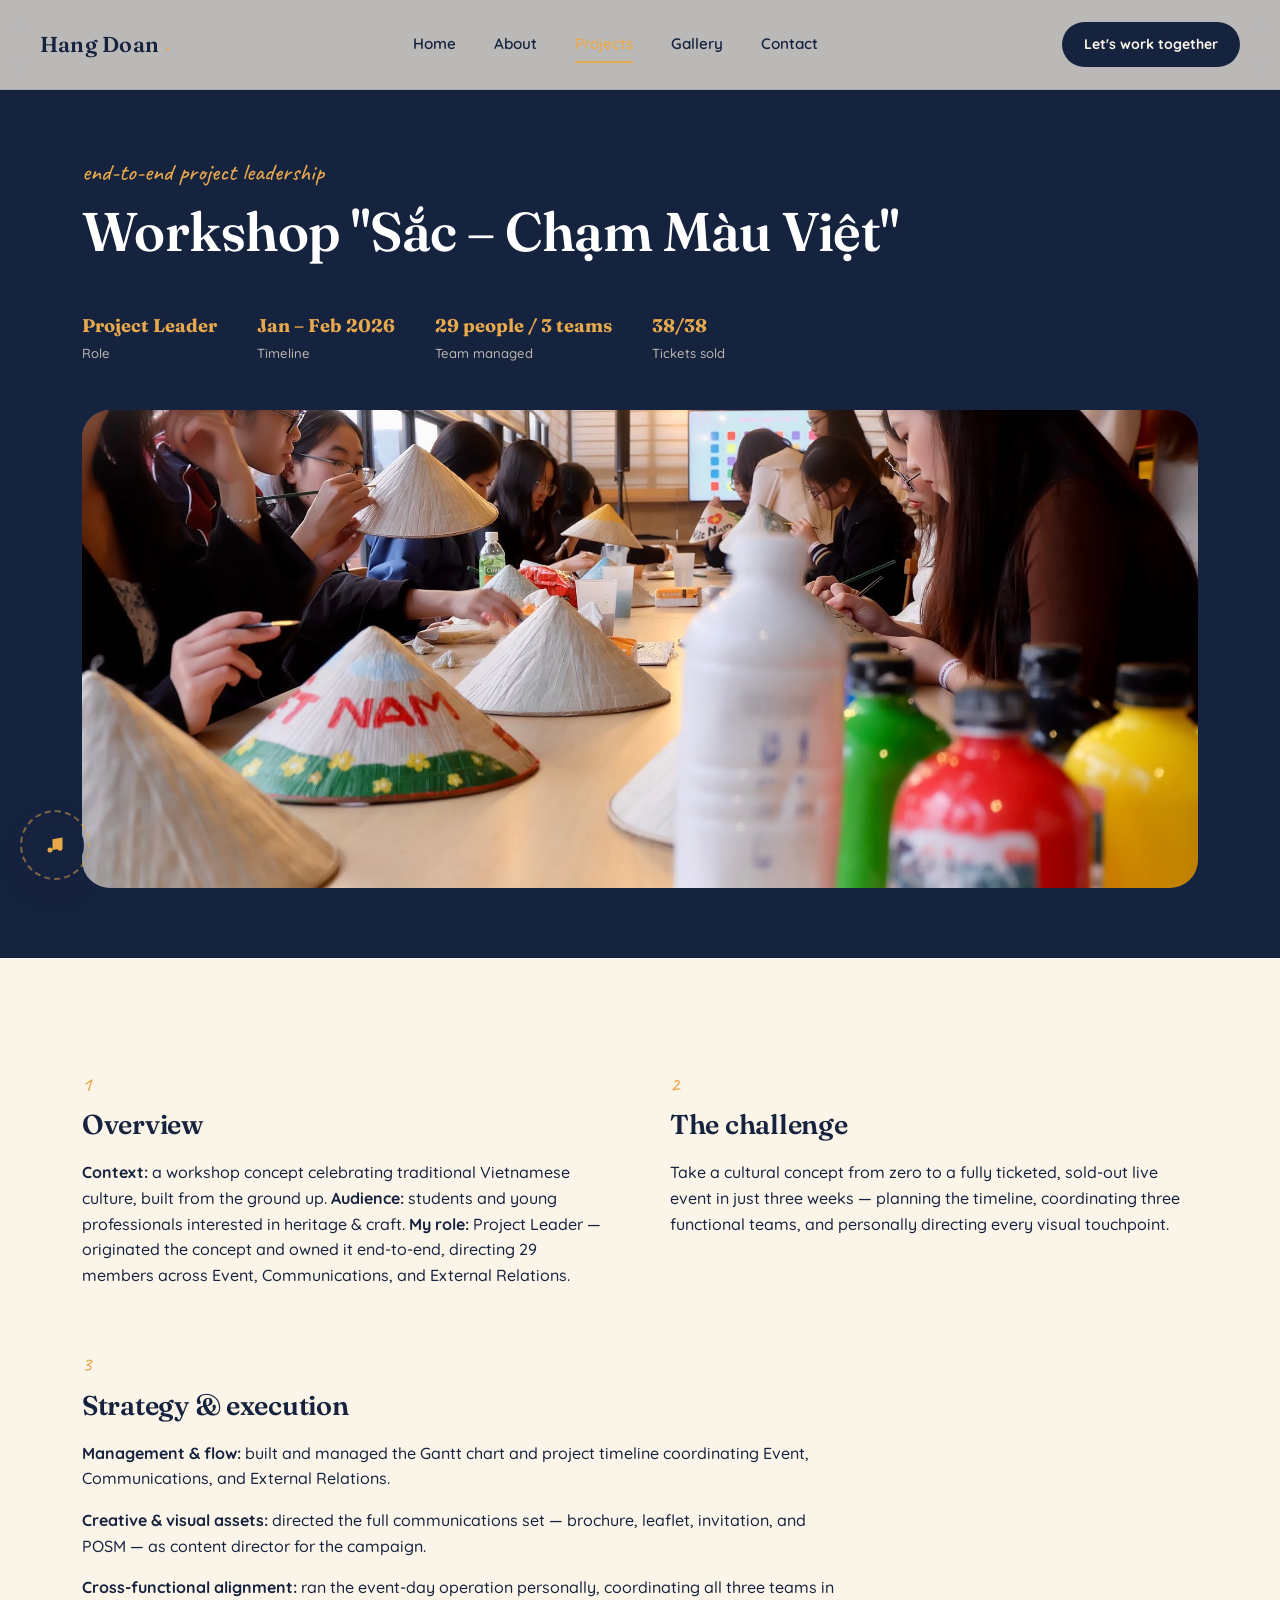
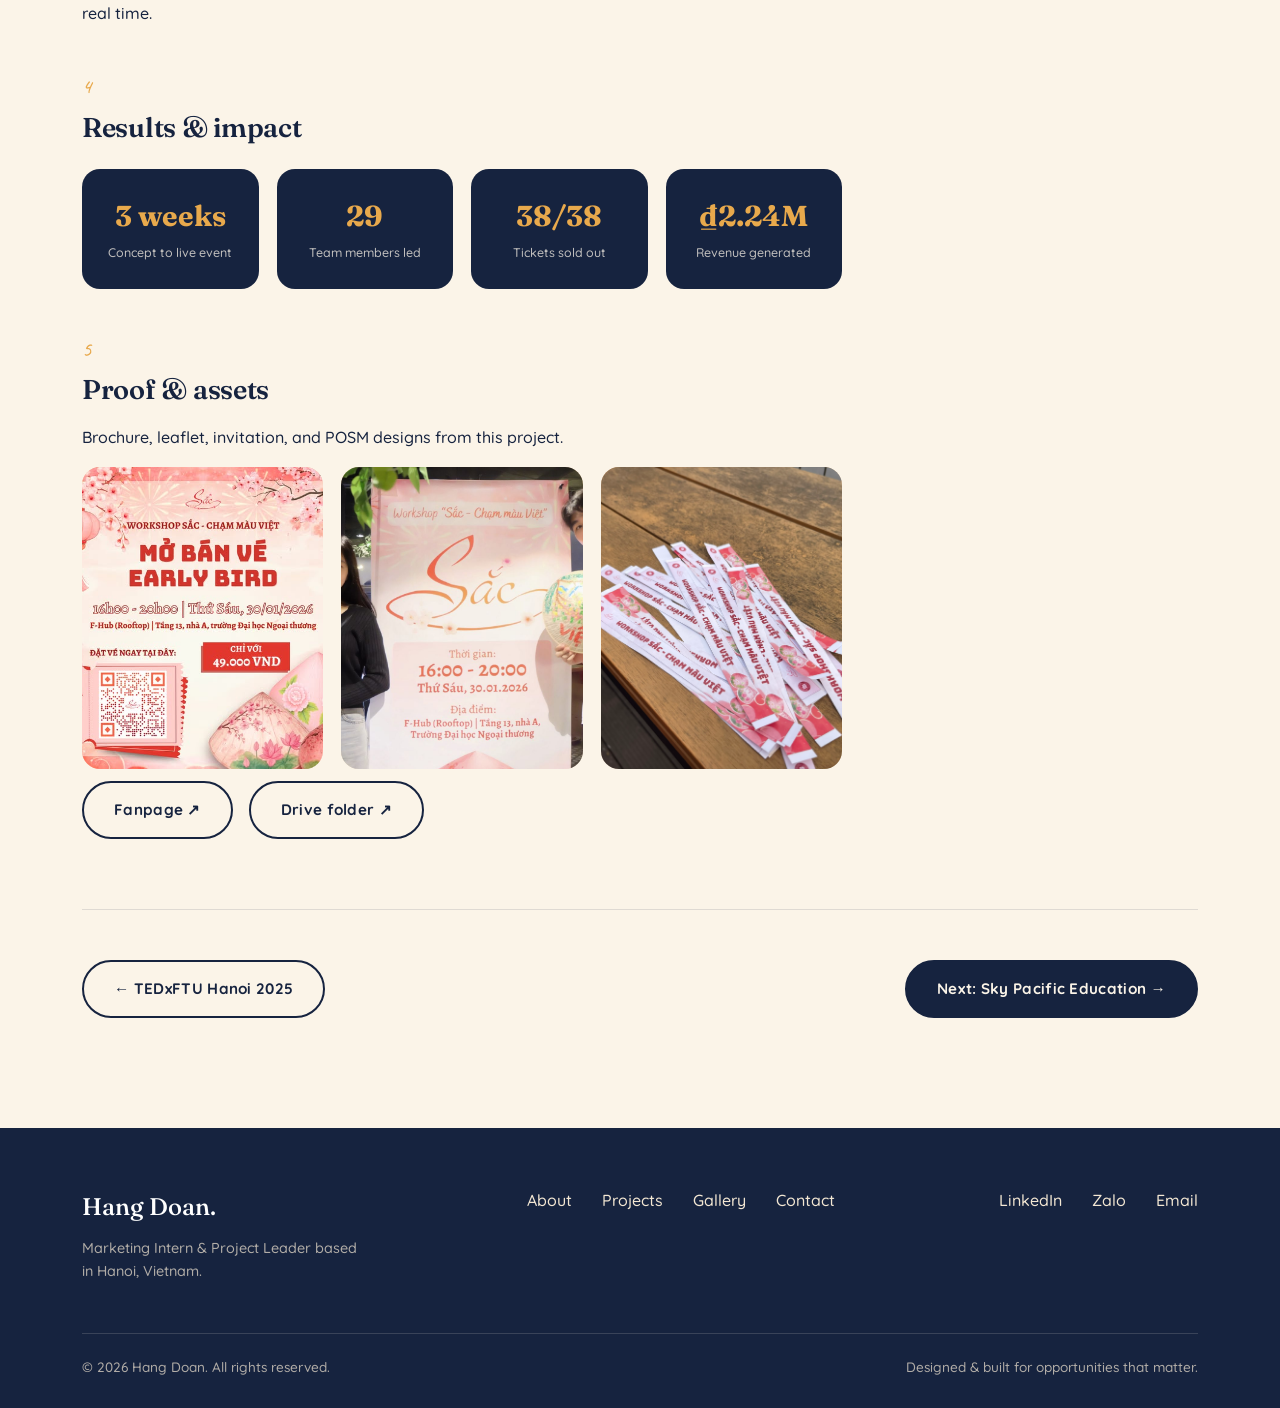
<file: project-sacchammauviet.html>
<!DOCTYPE html>
<html lang="en">
<head>
<meta charset="UTF-8">
<meta name="viewport" content="width=device-width, initial-scale=1.0">
<title>Workshop "Sắc – Chạm Màu Việt" — Hang Doan</title>
<link rel="stylesheet" href="css/style.css">
</head>
<body>

<header class="site-nav">
  <a href="index.html" class="nav-logo">Hang Doan <span>.</span></a>
  <nav class="nav-links">
    <a href="index.html">Home</a>
    <a href="about.html">About</a>
    <a href="projects.html" class="active">Projects</a>
    <a href="gallery.html">Gallery</a>
    <a href="contact.html">Contact</a>
  </nav>
  <a href="contact.html" class="nav-cta">Let's work together</a>
  <button class="nav-toggle" aria-label="Menu"><span></span><span></span><span></span></button>
</header>

<section class="case-hero">
  <div class="container">
    <span class="eyebrow">end-to-end project leadership</span>
    <h1 class="reveal in">Workshop "Sắc – Chạm Màu Việt"</h1>
    <div class="case-meta-row reveal in">
      <div class="case-meta"><b>Project Leader</b><span>Role</span></div>
      <div class="case-meta"><b>Jan – Feb 2026</b><span>Timeline</span></div>
      <div class="case-meta"><b>29 people / 3 teams</b><span>Team managed</span></div>
      <div class="case-meta"><b>38/38</b><span>Tickets sold</span></div>
    </div>
    <div class="case-cover media-slot reveal in">
      <img src="assets/images/projects/sacchammauviet-hero.jpg" alt="Workshop Sắc – Chạm Màu Việt event photo">
    </div>
  </div>
</section>

<section class="section">
  <div class="container">
    <div class="case-two-col mb-md">
      <div class="reveal case-block">
        <span class="num">1</span>
        <h2>Overview</h2>
        <p><strong>Context:</strong> a workshop concept celebrating traditional Vietnamese culture, built from the ground up. <strong>Audience:</strong> students and young professionals interested in heritage &amp; craft. <strong>My role:</strong> Project Leader — originated the concept and owned it end-to-end, directing 29 members across Event, Communications, and External Relations.</p>
      </div>
      <div class="reveal reveal-delay-1 case-block">
        <span class="num">2</span>
        <h2>The challenge</h2>
        <p>Take a cultural concept from zero to a fully ticketed, sold-out live event in just three weeks — planning the timeline, coordinating three functional teams, and personally directing every visual touchpoint.</p>
      </div>
    </div>

    <div class="case-block mb-md reveal">
      <span class="num">3</span>
      <h2>Strategy & execution</h2>
      <p><strong>Management &amp; flow:</strong> built and managed the Gantt chart and project timeline coordinating Event, Communications, and External Relations.</p>
      <p><strong>Creative &amp; visual assets:</strong> directed the full communications set — brochure, leaflet, invitation, and POSM — as content director for the campaign.</p>
      <p><strong>Cross-functional alignment:</strong> ran the event-day operation personally, coordinating all three teams in real time.</p>
    </div>

    <div class="case-block reveal">
      <span class="num">4</span>
      <h2>Results & impact</h2>
      <div class="metric-grid">
        <div class="metric-card"><b>3 weeks</b><span>Concept to live event</span></div>
        <div class="metric-card"><b>29</b><span>Team members led</span></div>
        <div class="metric-card"><b>38/38</b><span>Tickets sold out</span></div>
        <div class="metric-card"><b>₫2.24M</b><span>Revenue generated</span></div>
      </div>
    </div>

    <div class="case-block mt-md reveal">
      <span class="num">5</span>
      <h2>Proof & assets</h2>
      <p>Brochure, leaflet, invitation, and POSM designs from this project.</p>
      <div class="case-gallery">
        <div class="gallery-ph media-slot"><span class="ph-note">[ scmv-1.jpg ]</span><img src="assets/images/projects/scmv-1.jpg" alt="Sắc – Chạm Màu Việt asset 1"></div>
        <div class="gallery-ph media-slot"><span class="ph-note">[ scmv-2.jpg ]</span><img src="assets/images/projects/scmv-2.jpg" alt="Sắc – Chạm Màu Việt asset 2"></div>
        <div class="gallery-ph media-slot"><span class="ph-note">[ scmv-3.jpg ]</span><img src="assets/images/projects/scmv-3.jpg" alt="Sắc – Chạm Màu Việt asset 3"></div>
      </div>
      <div class="proof-links">
        <a href="https://www.tiktok.com/@tedx.ftuhanoi.official" class="btn">Fanpage ↗</a>
        <a href="https://drive.google.com/drive/folders/13vt1wUfZ6vv8ZGvNGBQjR1jRtmqbO6NC?usp=sharing" class="btn">Drive folder ↗</a>
      </div>
    </div>

    <div class="case-nav reveal">
      <a href="project-tedx.html" class="btn">← TEDxFTU Hanoi 2025</a>
      <a href="project-skypacific.html" class="btn btn-solid">Next: Sky Pacific Education →</a>
    </div>
  </div>
</section>

<footer class="site-footer">
  <div class="container">
    <div class="footer-grid">
      <div>
        <div class="footer-brand">Hang Doan.</div>
        <p style="max-width:280px; opacity:.7; font-size:.9rem; margin-top:10px;">Marketing Intern &amp; Project Leader based in Hanoi, Vietnam.</p>
      </div>
      <ul class="footer-links">
        <li><a href="about.html">About</a></li>
        <li><a href="projects.html">Projects</a></li>
        <li><a href="gallery.html">Gallery</a></li>
        <li><a href="contact.html">Contact</a></li>
      </ul>
      <ul class="footer-links">
        <li><a href="#">LinkedIn</a></li>
        <li><a href="#">Zalo</a></li>
        <li><a href="mailto:minhhang123.hd@gmail.com">Email</a></li>
      </ul>
    </div>
    <div class="footer-bottom">
      <span>© 2026 Hang Doan. All rights reserved.</span>
      <span>Designed &amp; built for opportunities that matter.</span>
    </div>
  </div>
</footer>

<audio id="bg-audio" loop preload="none">
  <source src="assets/audio/bg-music.mp3" type="audio/mpeg">
</audio>
<div id="music-player">
  <button id="music-toggle" aria-pressed="false" aria-label="Toggle background music">
    <div class="disc-ring"></div>
    <svg viewBox="0 0 24 24" fill="currentColor"><path d="M9 18V5l12-2v13M9 18a3 3 0 1 1-6 0 3 3 0 0 1 6 0zm12-2a3 3 0 1 1-6 0 3 3 0 0 1 6 0z"/></svg>
  </button>
  <span id="music-label">Play background music</span>
</div>

<script src="js/main.js"></script>
</body>
</html>
</file>
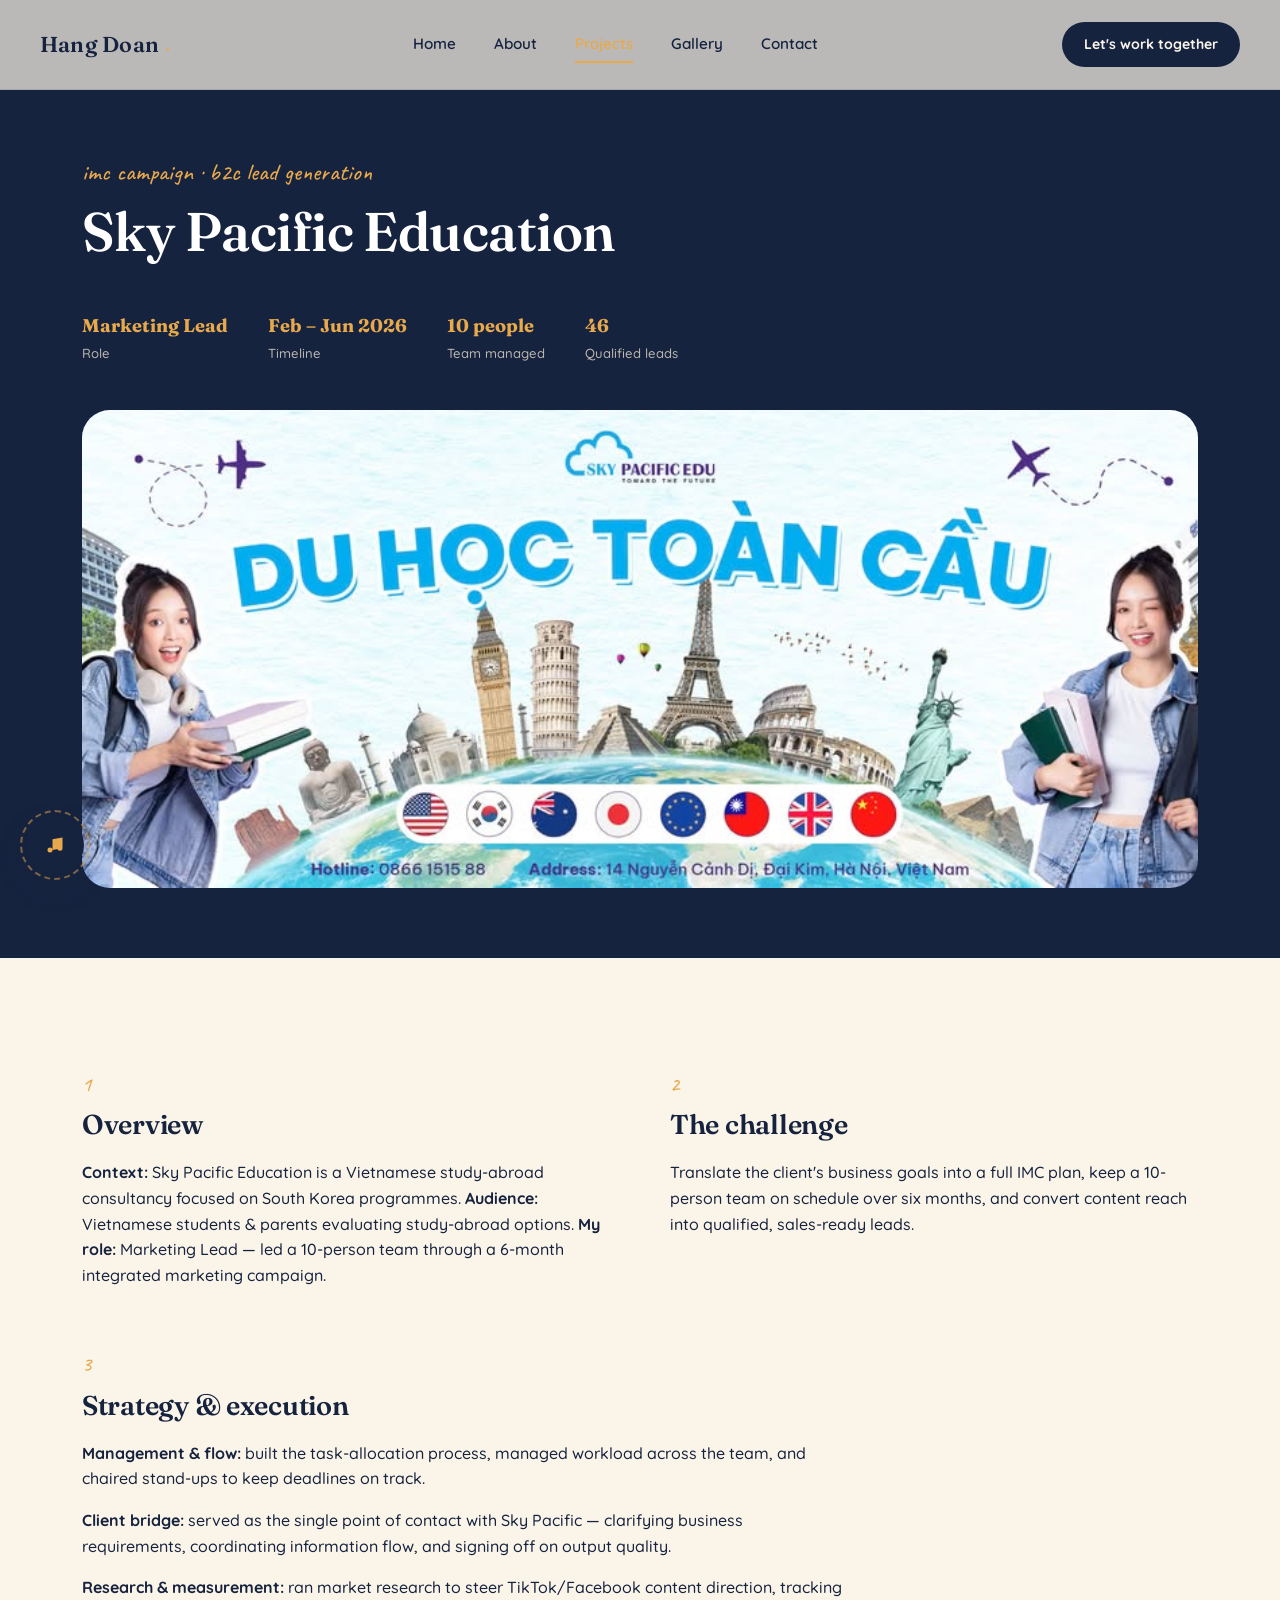
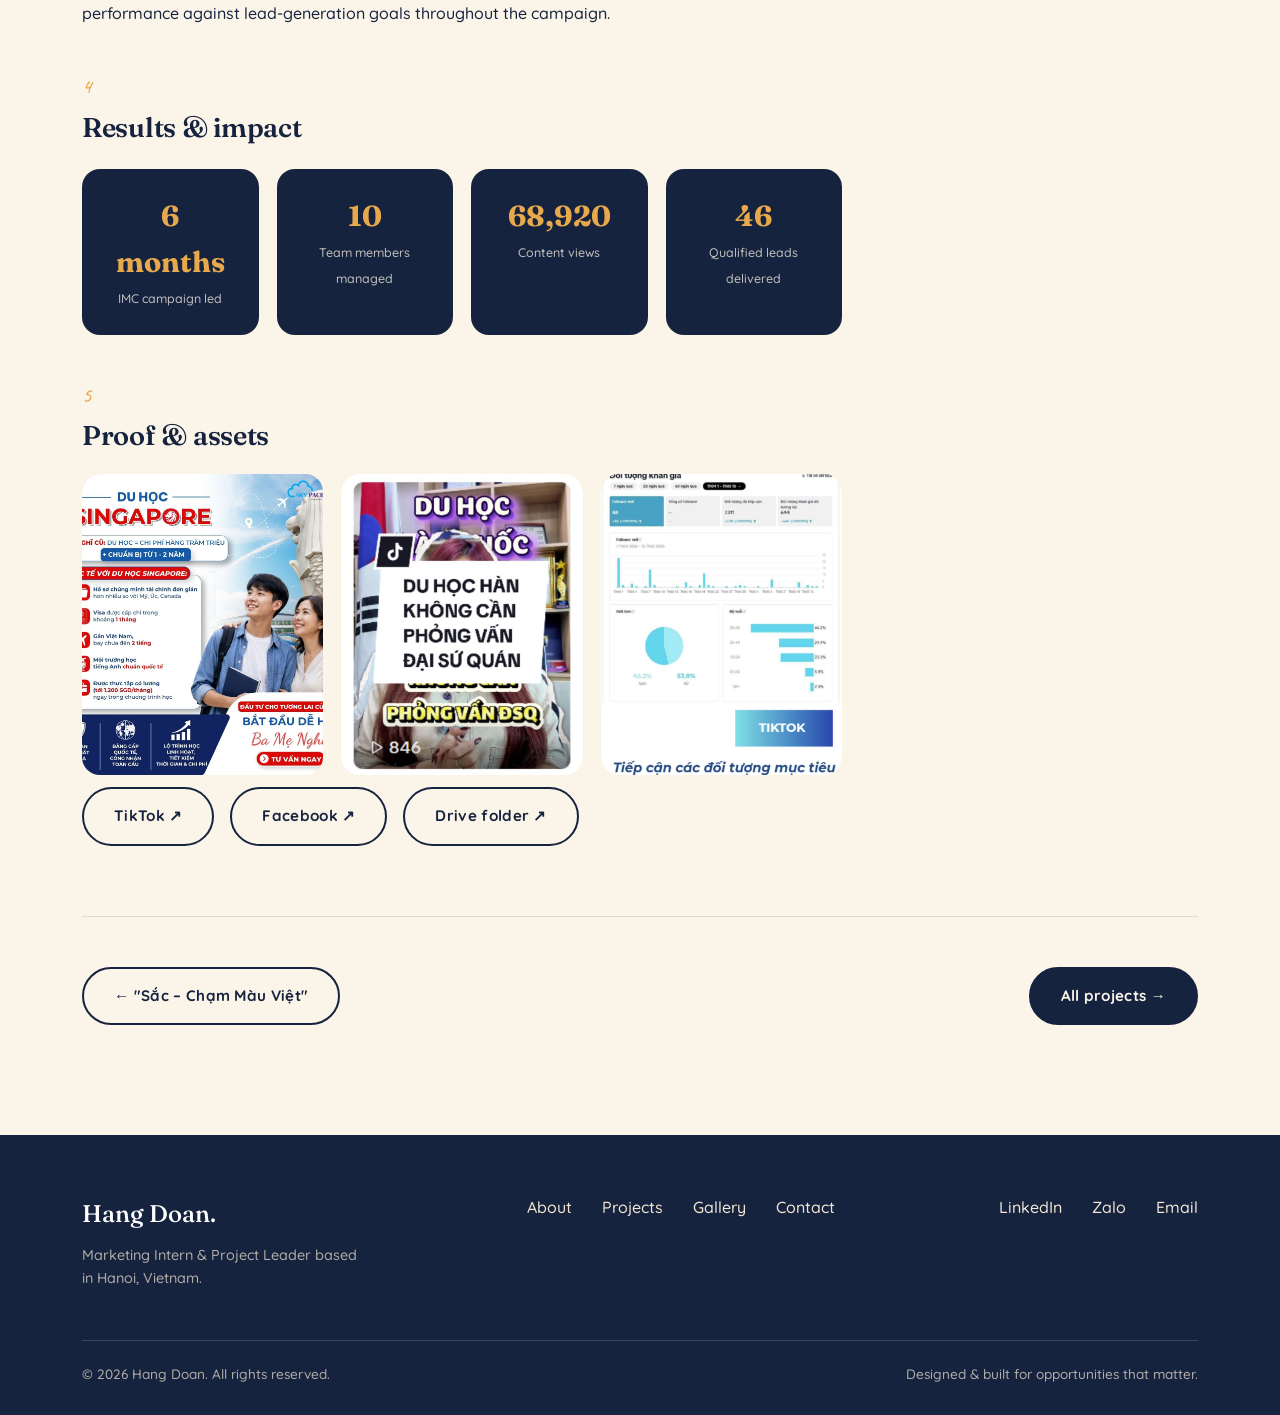
<file: project-skypacific.html>
<!DOCTYPE html>
<html lang="en">
<head>
<meta charset="UTF-8">
<meta name="viewport" content="width=device-width, initial-scale=1.0">
<title>Sky Pacific Education — Hang Doan</title>
<link rel="stylesheet" href="css/style.css">
</head>
<body>

<header class="site-nav">
  <a href="index.html" class="nav-logo">Hang Doan <span>.</span></a>
  <nav class="nav-links">
    <a href="index.html">Home</a>
    <a href="about.html">About</a>
    <a href="projects.html" class="active">Projects</a>
    <a href="gallery.html">Gallery</a>
    <a href="contact.html">Contact</a>
  </nav>
  <a href="contact.html" class="nav-cta">Let's work together</a>
  <button class="nav-toggle" aria-label="Menu"><span></span><span></span><span></span></button>
</header>

<section class="case-hero">
  <div class="container">
    <span class="eyebrow">imc campaign · b2c lead generation</span>
    <h1 class="reveal in">Sky Pacific Education</h1>
    <div class="case-meta-row reveal in">
      <div class="case-meta"><b>Marketing Lead</b><span>Role</span></div>
      <div class="case-meta"><b>Feb – Jun 2026</b><span>Timeline</span></div>
      <div class="case-meta"><b>10 people</b><span>Team managed</span></div>
      <div class="case-meta"><b>46</b><span>Qualified leads</span></div>
    </div>
    <div class="case-cover media-slot reveal in">
      <img src="assets/images/projects/skypacific-hero.jpg" alt="Sky Pacific Education campaign photo">
    </div>
  </div>
</section>

<section class="section">
  <div class="container">
    <div class="case-two-col mb-md">
      <div class="reveal case-block">
        <span class="num">1</span>
        <h2>Overview</h2>
        <p><strong>Context:</strong> Sky Pacific Education is a Vietnamese study-abroad consultancy focused on South Korea programmes. <strong>Audience:</strong> Vietnamese students &amp; parents evaluating study-abroad options. <strong>My role:</strong> Marketing Lead — led a 10-person team through a 6-month integrated marketing campaign.</p>
      </div>
      <div class="reveal reveal-delay-1 case-block">
        <span class="num">2</span>
        <h2>The challenge</h2>
        <p>Translate the client's business goals into a full IMC plan, keep a 10-person team on schedule over six months, and convert content reach into qualified, sales-ready leads.</p>
      </div>
    </div>

    <div class="case-block mb-md reveal">
      <span class="num">3</span>
      <h2>Strategy & execution</h2>
      <p><strong>Management &amp; flow:</strong> built the task-allocation process, managed workload across the team, and chaired stand-ups to keep deadlines on track.</p>
      <p><strong>Client bridge:</strong> served as the single point of contact with Sky Pacific — clarifying business requirements, coordinating information flow, and signing off on output quality.</p>
      <p><strong>Research &amp; measurement:</strong> ran market research to steer TikTok/Facebook content direction, tracking performance against lead-generation goals throughout the campaign.</p>
    </div>

    <div class="case-block reveal">
      <span class="num">4</span>
      <h2>Results & impact</h2>
      <div class="metric-grid">
        <div class="metric-card"><b>6 months</b><span>IMC campaign led</span></div>
        <div class="metric-card"><b>10</b><span>Team members managed</span></div>
        <div class="metric-card"><b>68,920</b><span>Content views</span></div>
        <div class="metric-card"><b>46</b><span>Qualified leads delivered</span></div>
      </div>
    </div>

    <div class="case-block mt-md reveal">
      <span class="num">5</span>
      <h2>Proof & assets</h2>
      <div class="case-gallery">
        <div class="gallery-ph media-slot"><span class="ph-note">[ skypacific-1.jpg ]</span><img src="assets/images/projects/skypacific-1.jpg" alt="Sky Pacific Education asset 1"></div>
        <div class="gallery-ph media-slot"><span class="ph-note">[ skypacific-2.jpg ]</span><img src="assets/images/projects/skypacific-2.jpg" alt="Sky Pacific Education asset 2"></div>
        <div class="gallery-ph media-slot"><span class="ph-note">[ skypacific-3.jpg ]</span><img src="assets/images/projects/skypacific-3.jpg" alt="Sky Pacific Education asset 3"></div>
      </div>
      <div class="proof-links">
        <a href="https://www.tiktok.com/@skypacificedu.duhoc" class="btn">TikTok ↗</a>
        <a href="https://www.facebook.com/duhocskypacific99" class="btn">Facebook ↗</a>
        <a href="https://drive.google.com/drive/folders/18RyzpDiINES7zOmkidJLuRVGmHhqvpS5?usp=sharing" class="btn">Drive folder ↗</a>
      </div>
    </div>

    <div class="case-nav reveal">
      <a href="project-sacchammauviet.html" class="btn">← "Sắc – Chạm Màu Việt"</a>
      <a href="projects.html" class="btn btn-solid">All projects →</a>
    </div>
  </div>
</section>

<footer class="site-footer">
  <div class="container">
    <div class="footer-grid">
      <div>
        <div class="footer-brand">Hang Doan.</div>
        <p style="max-width:280px; opacity:.7; font-size:.9rem; margin-top:10px;">Marketing Intern &amp; Project Leader based in Hanoi, Vietnam.</p>
      </div>
      <ul class="footer-links">
        <li><a href="about.html">About</a></li>
        <li><a href="projects.html">Projects</a></li>
        <li><a href="gallery.html">Gallery</a></li>
        <li><a href="contact.html">Contact</a></li>
      </ul>
      <ul class="footer-links">
        <li><a href="#">LinkedIn</a></li>
        <li><a href="#">Zalo</a></li>
        <li><a href="mailto:minhhang123.hd@gmail.com">Email</a></li>
      </ul>
    </div>
    <div class="footer-bottom">
      <span>© 2026 Hang Doan. All rights reserved.</span>
      <span>Designed &amp; built for opportunities that matter.</span>
    </div>
  </div>
</footer>

<audio id="bg-audio" loop preload="none">
  <source src="assets/audio/bg-music.mp3" type="audio/mpeg">
</audio>
<div id="music-player">
  <button id="music-toggle" aria-pressed="false" aria-label="Toggle background music">
    <div class="disc-ring"></div>
    <svg viewBox="0 0 24 24" fill="currentColor"><path d="M9 18V5l12-2v13M9 18a3 3 0 1 1-6 0 3 3 0 0 1 6 0zm12-2a3 3 0 1 1-6 0 3 3 0 0 1 6 0z"/></svg>
  </button>
  <span id="music-label">Play background music</span>
</div>

<script src="js/main.js"></script>
</body>
</html>
</file>
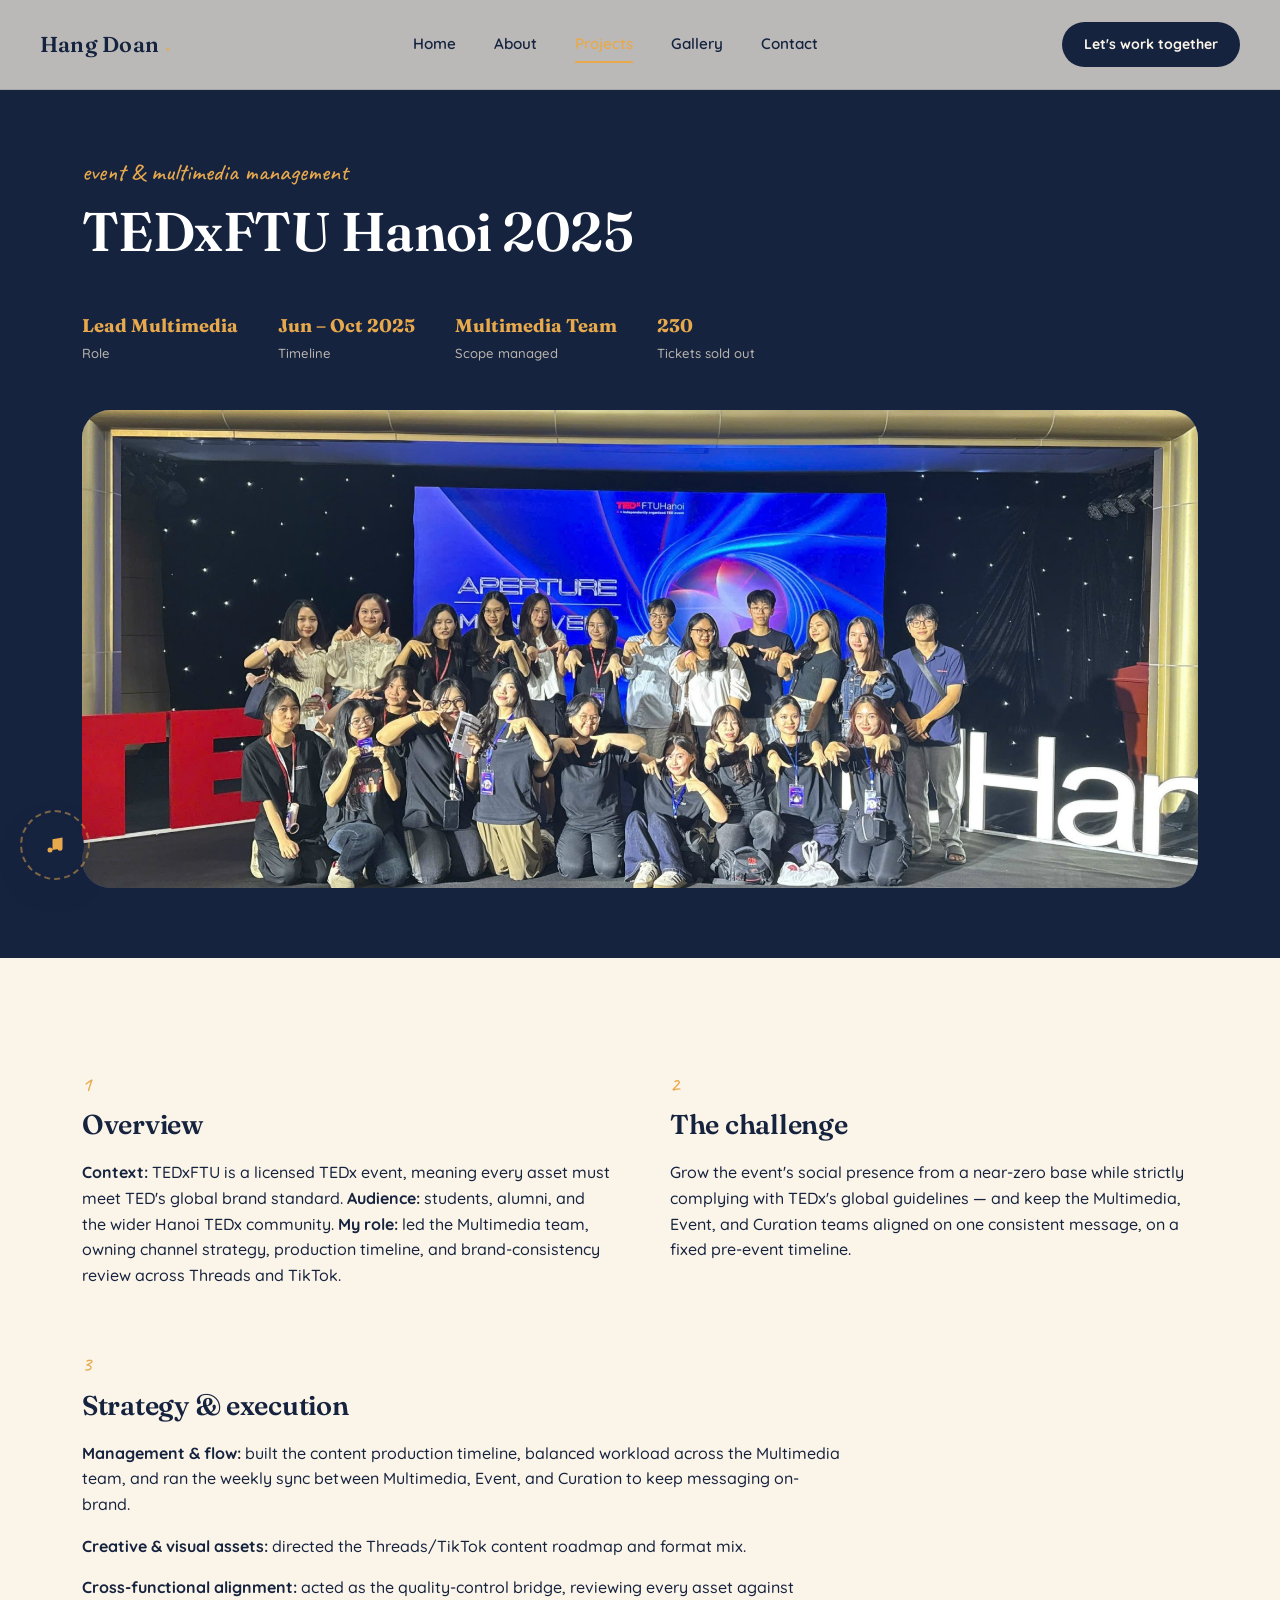
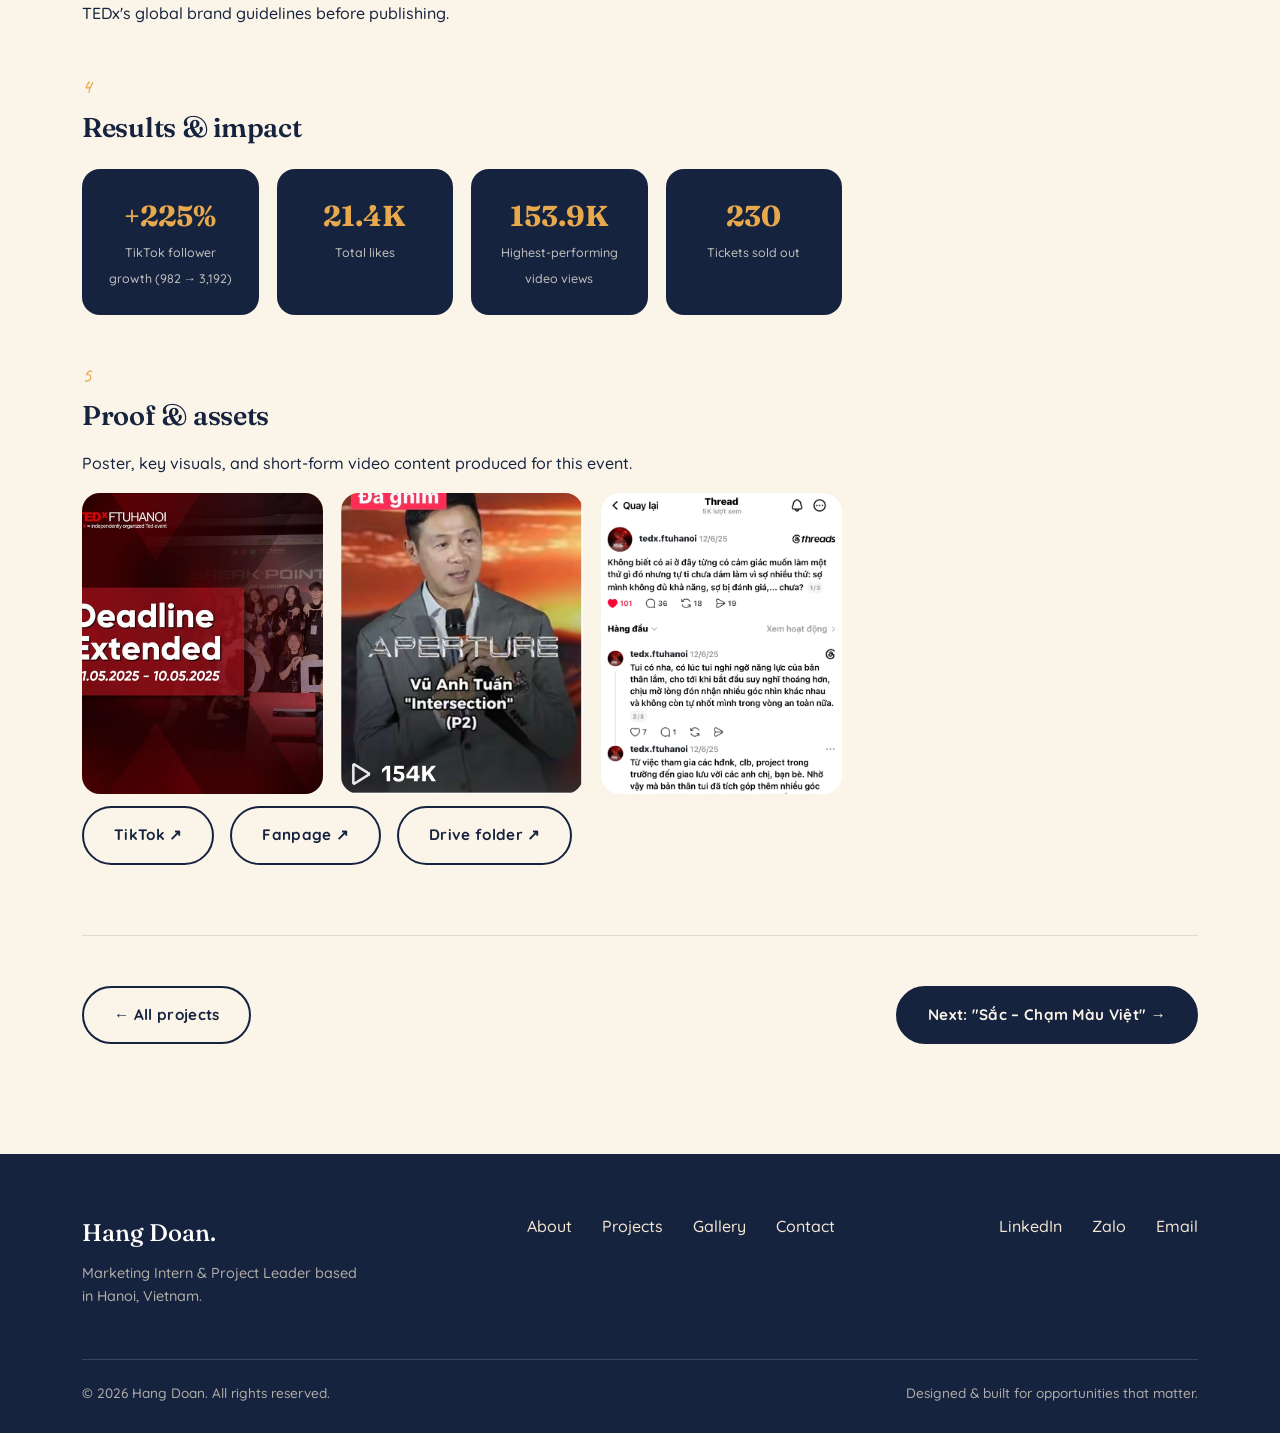
<file: project-tedx.html>
<!DOCTYPE html>
<html lang="en">
<head>
<meta charset="UTF-8">
<meta name="viewport" content="width=device-width, initial-scale=1.0">
<title>TEDxFTU Hanoi 2025 — Hang Doan</title>
<link rel="stylesheet" href="css/style.css">
</head>
<body>

<header class="site-nav">
  <a href="index.html" class="nav-logo">Hang Doan <span>.</span></a>
  <nav class="nav-links">
    <a href="index.html">Home</a>
    <a href="about.html">About</a>
    <a href="projects.html" class="active">Projects</a>
    <a href="gallery.html">Gallery</a>
    <a href="contact.html">Contact</a>
  </nav>
  <a href="contact.html" class="nav-cta">Let's work together</a>
  <button class="nav-toggle" aria-label="Menu"><span></span><span></span><span></span></button>
</header>

<!-- ============ CASE HERO ============ -->
<section class="case-hero">
  <div class="container">
    <span class="eyebrow">event & multimedia management</span>
    <h1 class="reveal in">TEDxFTU Hanoi 2025</h1>
    <div class="case-meta-row reveal in">
      <div class="case-meta"><b>Lead Multimedia</b><span>Role</span></div>
      <div class="case-meta"><b>Jun – Oct 2025</b><span>Timeline</span></div>
      <div class="case-meta"><b>Multimedia Team</b><span>Scope managed</span></div>
      <div class="case-meta"><b>230</b><span>Tickets sold out</span></div>
    </div>
    <div class="case-cover media-slot reveal in">
      <img src="assets/images/projects/tedx-hero.jpg" alt="TEDxFTU Hanoi 2025 event photo">
    </div>
  </div>
</section>

<section class="section">
  <div class="container">
    <div class="case-two-col mb-md">
      <div class="reveal case-block">
        <span class="num">1</span>
        <h2>Overview</h2>
        <p><strong>Context:</strong> TEDxFTU is a licensed TEDx event, meaning every asset must meet TED's global brand standard. <strong>Audience:</strong> students, alumni, and the wider Hanoi TEDx community. <strong>My role:</strong> led the Multimedia team, owning channel strategy, production timeline, and brand-consistency review across Threads and TikTok.</p>
      </div>
      <div class="reveal reveal-delay-1 case-block">
        <span class="num">2</span>
        <h2>The challenge</h2>
        <p>Grow the event's social presence from a near-zero base while strictly complying with TEDx's global guidelines — and keep the Multimedia, Event, and Curation teams aligned on one consistent message, on a fixed pre-event timeline.</p>
      </div>
    </div>

    <div class="case-block mb-md reveal">
      <span class="num">3</span>
      <h2>Strategy & execution</h2>
      <p><strong>Management &amp; flow:</strong> built the content production timeline, balanced workload across the Multimedia team, and ran the weekly sync between Multimedia, Event, and Curation to keep messaging on-brand.</p>
      <p><strong>Creative &amp; visual assets:</strong> directed the Threads/TikTok content roadmap and format mix.</p>
      <p><strong>Cross-functional alignment:</strong> acted as the quality-control bridge, reviewing every asset against TEDx's global brand guidelines before publishing.</p>
    </div>

    <div class="case-block reveal">
      <span class="num">4</span>
      <h2>Results & impact</h2>
      <div class="metric-grid">
        <div class="metric-card"><b>+225%</b><span>TikTok follower growth (982 → 3,192)</span></div>
        <div class="metric-card"><b>21.4K</b><span>Total likes</span></div>
        <div class="metric-card"><b>153.9K</b><span>Highest-performing video views</span></div>
        <div class="metric-card"><b>230</b><span>Tickets sold out</span></div>
      </div>
    </div>

    <div class="case-block mt-md reveal">
      <span class="num">5</span>
      <h2>Proof & assets</h2>
      <p>Poster, key visuals, and short-form video content produced for this event.</p>
      <div class="case-gallery">
        <div class="gallery-ph media-slot"><span class="ph-note">[ tedx-1.jpg ]</span><img src="assets/images/projects/tedx-1.jpg" alt="TEDxFTU Hanoi 2025 asset 1"></div>
        <div class="gallery-ph media-slot"><span class="ph-note">[ tedx-2.jpg ]</span><img src="assets/images/projects/tedx-2.jpg" alt="TEDxFTU Hanoi 2025 asset 2"></div>
        <div class="gallery-ph media-slot"><span class="ph-note">[ tedx-3.jpg ]</span><img src="assets/images/projects/tedx-3.jpg" alt="TEDxFTU Hanoi 2025 asset 3"></div>
      </div>
      <div class="proof-links">
        <a href="https://www.tiktok.com/@tedx.ftuhanoi.official" class="btn">TikTok ↗</a>
        <a href="https://www.facebook.com/tedxftuhanoi" class="btn">Fanpage ↗</a>
        <a href="https://drive.google.com/drive/folders/11hnbbMp9HGVL5o23idEDZt_YydWYs38d?usp=sharing" class="btn">Drive folder ↗</a>
      </div>
    </div>

    <div class="case-nav reveal">
      <a href="projects.html" class="btn">← All projects</a>
      <a href="project-sacchammauviet.html" class="btn btn-solid">Next: "Sắc – Chạm Màu Việt" →</a>
    </div>
  </div>
</section>

<footer class="site-footer">
  <div class="container">
    <div class="footer-grid">
      <div>
        <div class="footer-brand">Hang Doan.</div>
        <p style="max-width:280px; opacity:.7; font-size:.9rem; margin-top:10px;">Marketing Intern &amp; Project Leader based in Hanoi, Vietnam.</p>
      </div>
      <ul class="footer-links">
        <li><a href="about.html">About</a></li>
        <li><a href="projects.html">Projects</a></li>
        <li><a href="gallery.html">Gallery</a></li>
        <li><a href="contact.html">Contact</a></li>
      </ul>
      <ul class="footer-links">
        <li><a href="#">LinkedIn</a></li>
        <li><a href="#">Zalo</a></li>
        <li><a href="mailto:minhhang123.hd@gmail.com">Email</a></li>
      </ul>
    </div>
    <div class="footer-bottom">
      <span>© 2026 Hang Doan. All rights reserved.</span>
      <span>Designed &amp; built for opportunities that matter.</span>
    </div>
  </div>
</footer>

<audio id="bg-audio" loop preload="none">
  <source src="assets/audio/bg-music.mp3" type="audio/mpeg">
</audio>
<div id="music-player">
  <button id="music-toggle" aria-pressed="false" aria-label="Toggle background music">
    <div class="disc-ring"></div>
    <svg viewBox="0 0 24 24" fill="currentColor"><path d="M9 18V5l12-2v13M9 18a3 3 0 1 1-6 0 3 3 0 0 1 6 0zm12-2a3 3 0 1 1-6 0 3 3 0 0 1 6 0z"/></svg>
  </button>
  <span id="music-label">Play background music</span>
</div>

<script src="js/main.js"></script>
</body>
</html>
</file>
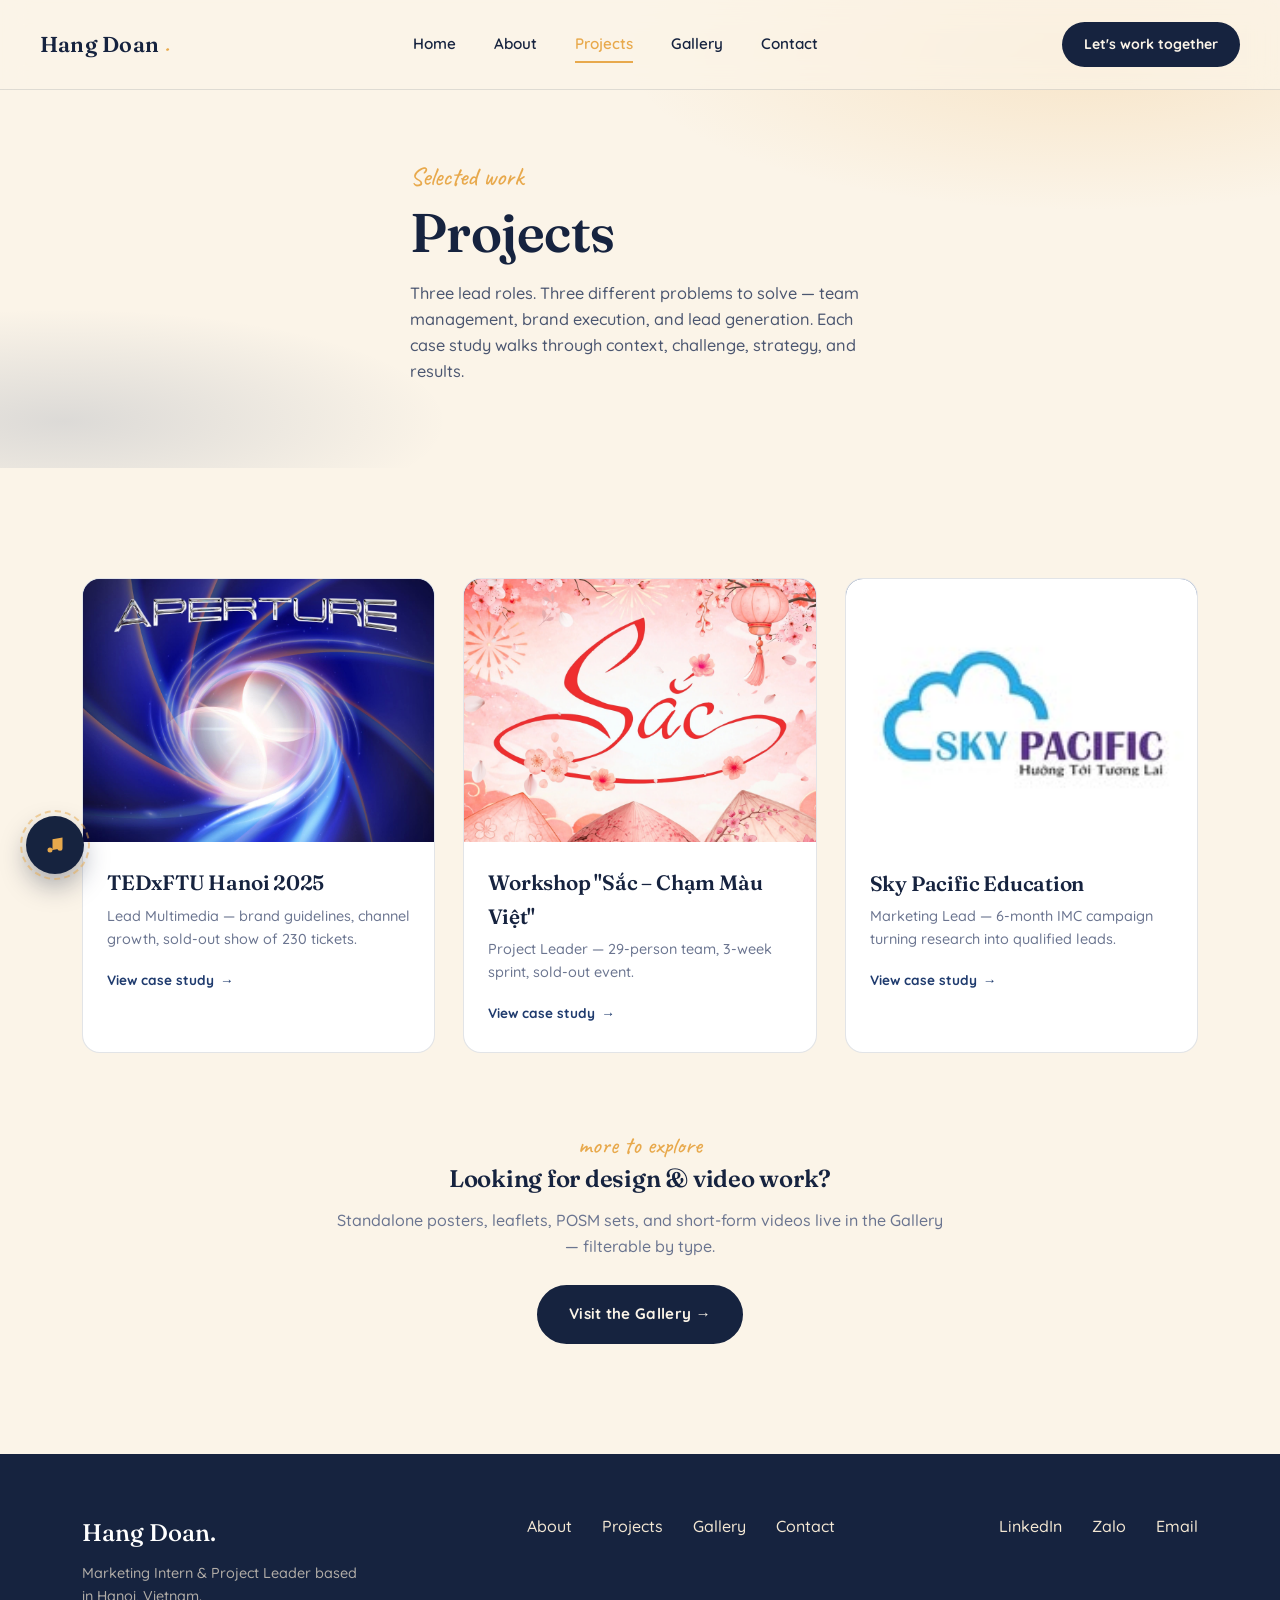
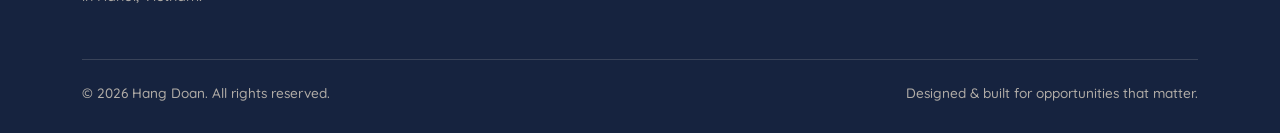
<file: projects.html>
<!DOCTYPE html>
<html lang="en">
<head>
<meta charset="UTF-8">
<meta name="viewport" content="width=device-width, initial-scale=1.0">
<title>Projects — Hang Doan</title>
<link rel="stylesheet" href="css/style.css">
</head>
<body>

<header class="site-nav">
  <a href="index.html" class="nav-logo">Hang Doan <span>.</span></a>
  <nav class="nav-links">
    <a href="index.html">Home</a>
    <a href="about.html">About</a>
    <a href="projects.html" class="active">Projects</a>
    <a href="gallery.html">Gallery</a>
    <a href="contact.html">Contact</a>
  </nav>
  <a href="contact.html" class="nav-cta">Let's work together</a>
  <button class="nav-toggle" aria-label="Menu"><span></span><span></span><span></span></button>
</header>

<section class="hero" style="min-height:52vh; padding:150px 0 60px;">
  <div class="container">
    <div class="reveal in max-620">
      <span class="hero-eyebrow">Selected work</span>
      <h1 style="font-size:clamp(2.2rem,4.5vw,3.4rem);">Projects</h1>
      <p class="hero-tagline">Three lead roles. Three different problems to solve — team management, brand execution, and lead generation. Each case study walks through context, challenge, strategy, and results.</p>
    </div>
  </div>
</section>

<section class="section">
  <div class="container">
    <div class="project-grid">

      <a href="project-tedx.html" class="project-card reveal">
        <div class="project-thumb media-slot">
          <span class="project-role">Event & Multimedia Management</span>
          <img src="assets/images/projects/tedx-cover.jpg" alt="TEDxFTU Hanoi 2025">
        </div>
        <div class="project-body">
          <h3>TEDxFTU Hanoi 2025</h3>
          <p>Lead Multimedia — brand guidelines, channel growth, sold-out show of 230 tickets.</p>
          <span class="project-link">View case study <span class="arrow">→</span></span>
        </div>
      </a>

      <a href="project-sacchammauviet.html" class="project-card reveal reveal-delay-1">
        <div class="project-thumb media-slot">
          <span class="project-role">End-to-End Project Leadership</span>
          <img src="assets/images/projects/sacchammauviet-cover.jpg" alt="Workshop Sắc – Chạm Màu Việt">
        </div>
        <div class="project-body">
          <h3>Workshop "Sắc – Chạm Màu Việt"</h3>
          <p>Project Leader — 29-person team, 3-week sprint, sold-out event.</p>
          <span class="project-link">View case study <span class="arrow">→</span></span>
        </div>
      </a>

      <a href="project-skypacific.html" class="project-card reveal reveal-delay-2">
        <div class="project-thumb media-slot">
          <span class="project-role">IMC Campaign · B2C Lead Generation</span>
          <img src="assets/images/projects/skypacific-cover.jpg" alt="Sky Pacific Education">
        </div>
        <div class="project-body">
          <h3>Sky Pacific Education</h3>
          <p>Marketing Lead — 6-month IMC campaign turning research into qualified leads.</p>
          <span class="project-link">View case study <span class="arrow">→</span></span>
        </div>
      </a>

    </div>

    <div class="reveal mt-lg" style="text-align:center;">
      <span class="eyebrow">more to explore</span>
      <h2>Looking for design & video work?</h2>
      <p class="max-620" style="margin:0 auto 26px; color:#6b7590;">Standalone posters, leaflets, POSM sets, and short-form videos live in the Gallery — filterable by type.</p>
      <a href="gallery.html" class="btn btn-solid">Visit the Gallery →</a>
    </div>
  </div>
</section>

<footer class="site-footer">
  <div class="container">
    <div class="footer-grid">
      <div>
        <div class="footer-brand">Hang Doan.</div>
        <p style="max-width:280px; opacity:.7; font-size:.9rem; margin-top:10px;">Marketing Intern &amp; Project Leader based in Hanoi, Vietnam.</p>
      </div>
      <ul class="footer-links">
        <li><a href="about.html">About</a></li>
        <li><a href="projects.html">Projects</a></li>
        <li><a href="gallery.html">Gallery</a></li>
        <li><a href="contact.html">Contact</a></li>
      </ul>
      <ul class="footer-links">
        <li><a href="#">LinkedIn</a></li>
        <li><a href="#">Zalo</a></li>
        <li><a href="mailto:minhhang123.hd@gmail.com">Email</a></li>
      </ul>
    </div>
    <div class="footer-bottom">
      <span>© 2026 Hang Doan. All rights reserved.</span>
      <span>Designed &amp; built for opportunities that matter.</span>
    </div>
  </div>
</footer>

<audio id="bg-audio" loop preload="none">
  <source src="assets/audio/bg-music.mp3" type="audio/mpeg">
</audio>
<div id="music-player">
  <button id="music-toggle" aria-pressed="false" aria-label="Toggle background music">
    <div class="disc-ring"></div>
    <svg viewBox="0 0 24 24" fill="currentColor"><path d="M9 18V5l12-2v13M9 18a3 3 0 1 1-6 0 3 3 0 0 1 6 0zm12-2a3 3 0 1 1-6 0 3 3 0 0 1 6 0z"/></svg>
  </button>
  <span id="music-label">Play background music</span>
</div>

<script src="js/main.js"></script>
</body>
</html>
</file>
<file: css/style.css>
/* ============================================================
   HANG DOAN — PORTFOLIO
   Design tokens
   ============================================================ */
@import url('https://fonts.googleapis.com/css2?family=Fraunces:ital,opsz,wght@0,9..144,300;0,9..144,400;0,9..144,500;0,9..144,600;0,9..144,700;1,9..144,400;1,9..144,500&family=Quicksand:wght@400;500;600;700&family=Caveat:wght@500;600;700&display=swap');

:root{
  /* Colors */
  --navy-ink:      #16233F;
  --navy:          #1F3B6E;
  --navy-soft:     #3A5A96;
  --white:         #FFFFFF;
  --cream:         #FBF4E8;
  --cream-deep:    #F3E7D3;
  --gold:          #E8A94C;
  --gold-soft:     #F2C9A0;
  --line:          rgba(22,35,63,0.12);

  /* Type */
  --font-display: 'Fraunces', serif;
  --font-body: 'Quicksand', sans-serif;
  --font-accent: 'Caveat', cursive;

  /* Layout */
  --maxw: 1180px;
  --radius-lg: 28px;
  --radius-md: 18px;
  --radius-sm: 10px;
  --ease: cubic-bezier(.22,1,.36,1);
}

*,*::before,*::after{ box-sizing:border-box; }
html{ scroll-behavior:smooth; }
body{
  margin:0;
  background:var(--cream);
  color:var(--navy-ink);
  font-family:var(--font-body);
  font-weight:500;
  line-height:1.6;
  -webkit-font-smoothing:antialiased;
  overflow-x:hidden;
}
h1,h2,h3,h4{
  font-family:var(--font-display);
  color:var(--navy-ink);
  margin:0 0 .4em;
  font-weight:600;
  letter-spacing:-.01em;
}
p{ margin:0 0 1em; }
a{ color:inherit; text-decoration:none; }
img{ max-width:100%; display:block; }
button{ font-family:var(--font-body); cursor:pointer; }
ul{ margin:0; padding:0; list-style:none; }

@media (prefers-reduced-motion: reduce){
  *{ animation-duration:.001ms !important; animation-iteration-count:1 !important; transition-duration:.001ms !important; scroll-behavior:auto !important; }
}

:focus-visible{ outline:3px solid var(--gold); outline-offset:3px; }

.container{ max-width:var(--maxw); margin:0 auto; padding:0 32px; }
.eyebrow{
  font-family:var(--font-accent);
  font-size:1.5rem;
  color:var(--gold);
  display:block;
  margin-bottom:.15em;
  line-height:1;
}
.section{ padding:110px 0; position:relative; }
.section-tight{ padding:70px 0; }
.section-navy{ background:var(--navy-ink); color:var(--cream); }
.section-navy h1,.section-navy h2,.section-navy h3{ color:var(--white); }

/* ---------- Buttons ---------- */
.btn{
  display:inline-flex; align-items:center; gap:10px;
  padding:15px 30px;
  border-radius:100px;
  border:2px solid var(--navy-ink);
  background:transparent;
  color:var(--navy-ink);
  font-weight:700;
  font-size:.95rem;
  letter-spacing:.02em;
  transition:transform .35s var(--ease), background .35s, color .35s, box-shadow .35s;
}
.btn:hover{ background:var(--navy-ink); color:var(--cream); transform:translateY(-3px); box-shadow:0 10px 24px rgba(22,35,63,.25); }
.btn-solid{ background:var(--navy-ink); color:var(--cream); }
.btn-solid:hover{ background:var(--gold); color:var(--navy-ink); border-color:var(--gold); }
.btn-gold{ background:var(--gold); color:var(--navy-ink); border-color:var(--gold); }
.btn-gold:hover{ background:var(--navy-ink); color:var(--cream); border-color:var(--navy-ink); }
.btn-ghost-light{ border-color:var(--cream); color:var(--cream); }
.btn-ghost-light:hover{ background:var(--cream); color:var(--navy-ink); }

/* ---------- Nav ---------- */
.site-nav{
  position:fixed; top:0; left:0; right:0; z-index:500;
  display:flex; align-items:center; justify-content:space-between;
  padding:22px 40px;
  background:rgba(251,244,232,.72);
  backdrop-filter:blur(14px);
  border-bottom:1px solid var(--line);
  transition:padding .3s var(--ease), background .3s;
}
.site-nav.scrolled{ padding:14px 40px; background:rgba(251,244,232,.92); }
.nav-logo{
  font-family:var(--font-display);
  font-size:1.35rem;
  font-weight:600;
  letter-spacing:.01em;
}
.nav-logo span{ color:var(--gold); font-family:var(--font-accent); font-size:1.6rem; }
.nav-links{ display:flex; align-items:center; gap:38px; }
.nav-links a{
  position:relative; font-weight:600; font-size:.95rem;
  padding:4px 0; color:var(--navy-ink);
}
.nav-links a::after{
  content:''; position:absolute; left:0; bottom:-3px; height:2px; width:0;
  background:var(--gold); transition:width .3s var(--ease);
}
.nav-links a:hover::after,.nav-links a.active::after{ width:100%; }
.nav-links a.active{ color:var(--gold); }
.nav-cta{
  padding:11px 22px; border-radius:100px; background:var(--navy-ink); color:var(--cream);
  font-weight:700; font-size:.88rem; transition:background .3s, transform .3s;
}
.nav-cta:hover{ background:var(--gold); color:var(--navy-ink); transform:translateY(-2px); }
.nav-toggle{ display:none; }

@media (max-width: 860px){
  .site-nav{ padding:18px 22px; }
  .nav-links{
    position:fixed; inset:0 0 0 auto; width:78%; max-width:340px;
    background:var(--navy-ink); flex-direction:column; justify-content:center;
    gap:30px; transform:translateX(100%); transition:transform .45s var(--ease);
  }
  .nav-links.open{ transform:translateX(0); }
  .nav-links a{ color:var(--cream); font-size:1.2rem; }
  .nav-cta{ display:none; }
  .nav-toggle{
    display:flex; flex-direction:column; gap:5px; background:none; border:none; z-index:600;
  }
  .nav-toggle span{ width:26px; height:2px; background:var(--navy-ink); border-radius:2px; transition:.3s; }
}

/* ---------- Footer ---------- */
.site-footer{
  background:var(--navy-ink); color:var(--cream-deep);
  padding:60px 0 30px;
}
.footer-grid{
  display:flex; flex-wrap:wrap; justify-content:space-between; gap:40px;
  padding-bottom:36px; border-bottom:1px solid rgba(251,244,232,.15);
}
.footer-brand{ font-family:var(--font-display); font-size:1.5rem; color:var(--white); }
.footer-links{ display:flex; gap:30px; flex-wrap:wrap; }
.footer-links a:hover{ color:var(--gold); }
.footer-bottom{
  padding-top:22px; display:flex; justify-content:space-between; flex-wrap:wrap; gap:10px;
  font-size:.85rem; opacity:.7;
}

/* ---------- Reveal on scroll ---------- */
.reveal{ opacity:0; transform:translateY(28px); transition:opacity .9s var(--ease), transform .9s var(--ease); }
.reveal.in{ opacity:1; transform:translateY(0); }
.reveal-delay-1{ transition-delay:.1s; }
.reveal-delay-2{ transition-delay:.2s; }
.reveal-delay-3{ transition-delay:.3s; }

/* ============================================================
   INTRO — folder opening screen
   ============================================================ */
#intro-screen{
  position:fixed; inset:0; z-index:9999;
  background:var(--navy-ink);
  display:flex; align-items:center; justify-content:center;
  transition:opacity .8s var(--ease), visibility .8s;
}
#intro-screen.hidden{ opacity:0; visibility:hidden; pointer-events:none; }
/* ---- Background photo layer — upload assets/images/profile/intro-bg.jpg and it appears automatically, dimmed under the navy gradient ---- */
.intro-bg{ position:absolute; inset:0; z-index:0; }
.intro-bg img{
  position:absolute; inset:0; width:100%; height:100%; object-fit:cover;
  opacity:1; transition:opacity 1.1s var(--ease);
}
.intro-bg.media-slot img.loaded{ opacity:.5; }
.intro-overlay{
  position:absolute;
  inset:0;
  z-index:1;

  background:linear-gradient(
    180deg,
    rgba(22,35,63,.25) 0%,
    rgba(22,35,63,.45) 100%
  );
}
.folder-wrap{ position:relative; z-index:2; text-align:center; cursor:pointer; user-select:none; }
.folder{
  position:relative; width:220px; height:160px; margin:0 auto 34px;
}
.folder-back{
  position:absolute; inset:0; background:var(--gold-soft);
  border-radius:6px 16px 16px 16px;
}
.folder-tab{
  position:absolute; top:-18px; left:0; width:90px; height:26px;
  background:var(--gold-soft); border-radius:8px 8px 0 0;
}
.folder-front{
  position:absolute; left:-4px; right:-4px; bottom:-6px; height:130px;
  background:var(--gold);
  border-radius:6px 16px 16px 16px;
  transform-origin:bottom;
  transition:transform 1s var(--ease);
  display:flex; align-items:center; justify-content:center;
  box-shadow:0 20px 40px rgba(0,0,0,.35);
}
.folder-front span{
  font-family:var(--font-display); font-weight:600; color:var(--navy-ink); font-size:1.05rem;
}
.folder-wrap:hover .folder-front{ transform:rotateX(-18deg); }
#intro-screen.opening .folder-front{ transform:rotateX(-115deg); transition:transform 1s var(--ease); }
#intro-screen.opening .folder{ animation:folderPop .9s var(--ease) .35s both; }
@keyframes folderPop{
  0%{ transform:scale(1); }
  50%{ transform:scale(1.06); }
  100%{ transform:scale(1); opacity:0; }
}
.intro-name{
  font-family:var(--font-display); color:var(--white); font-size:2.4rem; margin-bottom:6px;
}
.intro-role{
  font-family:var(--font-accent); color:var(--gold); font-size:1.4rem; margin-bottom:26px;
}
.intro-hint{
  font-size:.8rem; letter-spacing:.18em; text-transform:uppercase; color:var(--cream-deep); opacity:.6;
}
.intro-hint::after{ content:''; display:block; width:1px; height:26px; background:var(--cream-deep); opacity:.5; margin:10px auto 0; animation:introLine 1.6s ease-in-out infinite; }
@keyframes introLine{ 0%,100%{ transform:scaleY(1); opacity:.5;} 50%{ transform:scaleY(.4); opacity:1;} }

/* ============================================================
   HERO
   ============================================================ */
.hero{
  min-height:100vh; display:flex; align-items:center;
  padding:150px 0 90px;
  background:
    radial-gradient(60% 55% at 85% 12%, rgba(232,169,76,.20), transparent 60%),
    radial-gradient(50% 40% at 5% 90%, rgba(31,59,110,.14), transparent 60%),
    var(--cream);
  position:relative; overflow:hidden;
}
.hero-grid{ display:grid; grid-template-columns:1.15fr .85fr; gap:60px; align-items:center; }
.hero-eyebrow{ font-family:var(--font-accent); color:var(--gold); font-size:1.6rem; }
.hero h1{
  font-size:clamp(2.6rem, 5.2vw, 4.4rem); line-height:1.05; margin:.1em 0 .35em;
}
.hero h1 em{ font-style:italic; color:var(--navy); }
.hero-sub{ font-size:1.2rem; font-weight:600; color:var(--navy); margin-bottom:.5em; }
.hero-tagline{ max-width:460px; color:#4b5670; font-size:1.02rem; }
.hero-cta-row{ display:flex; gap:16px; flex-wrap:wrap; margin-top:34px; }
.hero-portrait{
  position:relative; aspect-ratio:4/5; border-radius:var(--radius-lg);
  background:linear-gradient(155deg,var(--navy) 0%, var(--navy-ink) 100%);
  display:flex; align-items:center; justify-content:center;
  overflow:hidden;
}
.hero-portrait .ph-note{
  color:var(--cream-deep); text-align:center; font-size:.85rem; padding:20px; opacity:.7;
}
.hero-portrait img{ width:100%; height:100%; object-fit:cover; }
.hero-portrait::before{
  content:''; position:absolute; width:130px; height:130px; border-radius:50%;
  background:var(--gold); top:-30px; right:-30px; opacity:.9;
}
.hero-badge{
  position:absolute; bottom:22px; left:22px; background:var(--cream);
  border-radius:var(--radius-sm); padding:14px 18px; box-shadow:0 14px 30px rgba(22,35,63,.25);
}
.hero-badge b{ display:block; font-family:var(--font-display); font-size:1.4rem; color:var(--navy-ink); }
.hero-badge span{ font-size:.78rem; color:#6b7590; }

/* ---------- Bento stats ---------- */
.bento{
  display:grid; grid-template-columns:repeat(4,1fr); gap:20px; margin-top:0;
}
.bento-card{
  background:var(--white); border-radius:var(--radius-md); padding:26px 22px;
  border:1px solid var(--line);
  transition:transform .4s var(--ease), box-shadow .4s var(--ease), border-color .4s;
}
.bento-card:hover{ transform:translateY(-6px); box-shadow:0 18px 34px rgba(22,35,63,.12); border-color:var(--gold); }
.bento-card b{ display:block; font-family:var(--font-display); font-size:2rem; color:var(--navy); }
.bento-card span{ font-size:.85rem; color:#6b7590; font-weight:600; }
/* ---- Illustration frame inside a bento card (place between <b> title and <span> caption) ---- */
.bento-illustration{
  aspect-ratio:4/3; border-radius:var(--radius-sm); margin:12px 0;
  background:linear-gradient(155deg,var(--gold-soft),var(--cream-deep));
  display:flex; align-items:center; justify-content:center;
}
.bento-illustration .ph-note{ font-size:.7rem; color:var(--navy); text-align:center; padding:10px; font-weight:600; }
.bento-wide{ grid-column:span 2; }
@media (max-width:760px){ .bento{ grid-template-columns:1fr 1fr; } .bento-wide{ grid-column:span 2; } }

/* ---------- Skills tags ---------- */
.tag-row{ display:flex; flex-wrap:wrap; gap:10px; }
.tag{
  padding:9px 18px; border-radius:100px; background:var(--white);
  border:1px solid var(--line); font-size:.85rem; font-weight:700; color:var(--navy);
  transition:.3s;
}
.tag:hover{ background:var(--navy-ink); color:var(--cream); border-color:var(--navy-ink); }

/* ---------- Project cards ---------- */
.project-grid{ display:grid; grid-template-columns:repeat(3,1fr); gap:28px; }
@media (max-width:960px){ .project-grid{ grid-template-columns:1fr; } }
.project-card{
  background:var(--white); border-radius:var(--radius-md); overflow:hidden;
  border:1px solid var(--line); display:block;
  transition:transform .45s var(--ease), box-shadow .45s var(--ease);
}
.project-card:hover{ transform:translateY(-8px) rotate(-.3deg); box-shadow:0 24px 46px rgba(22,35,63,.18); }
.project-thumb{
  aspect-ratio:4/3; background:linear-gradient(140deg,var(--navy) 0%,var(--navy-soft) 100%);
  position:relative; display:flex; align-items:center; justify-content:center; overflow:hidden;
}
.project-thumb img{ width:100%; height:100%; object-fit:cover; transition:transform .6s var(--ease); }
.project-card:hover .project-thumb img{ transform:scale(1.07); }
.project-thumb .ph-note{ color:rgba(251,244,232,.55); font-size:.78rem; text-align:center; padding:16px; }
.project-role{
  position:absolute; top:14px; left:14px; background:var(--gold); color:var(--navy-ink);
  font-size:.72rem; font-weight:700; padding:6px 12px; border-radius:100px; letter-spacing:.02em;
}
.project-body{ padding:24px 24px 26px; }
.project-body h3{ font-size:1.3rem; margin-bottom:.25em; }
.project-body p{ font-size:.9rem; color:#6b7590; margin-bottom:1.1em; }
.project-link{ font-weight:700; font-size:.85rem; color:var(--navy); display:inline-flex; align-items:center; gap:6px; }
.project-link .arrow{ transition:transform .3s var(--ease); }
.project-card:hover .project-link .arrow{ transform:translateX(5px); }

/* ---------- Timeline ---------- */
.timeline{ border-left:2px solid var(--line); padding-left:34px; }
.timeline-item{ position:relative; padding-bottom:44px; }
.timeline-item:last-child{ padding-bottom:0; }
.timeline-item::before{
  content:''; position:absolute; left:-41px; top:4px; width:12px; height:12px; border-radius:50%;
  background:var(--gold); border:3px solid var(--cream); box-shadow:0 0 0 2px var(--gold);
}
.timeline-date{ font-family:var(--font-accent); color:var(--gold); font-size:1.15rem; }
.timeline-item h4{ font-size:1.15rem; margin:.15em 0 .3em; }
.timeline-item p{ color:#6b7590; font-size:.92rem; max-width:560px; }

/* ---------- Gallery ---------- */
.filter-row{ display:flex; gap:12px; flex-wrap:wrap; margin-bottom:44px; }
.filter-btn{
  padding:10px 22px; border-radius:100px; border:2px solid var(--navy-ink); background:transparent;
  font-weight:700; font-size:.85rem; color:var(--navy-ink); transition:.3s;
}
.filter-btn.active,.filter-btn:hover{ background:var(--navy-ink); color:var(--cream); }
.gallery-grid{
  columns:3 260px; column-gap:22px;
}
@media (max-width:760px){ .gallery-grid{ columns:1; } }
.gallery-item{
  break-inside:avoid; margin-bottom:22px; border-radius:var(--radius-md); overflow:hidden;
  position:relative; background:var(--white); border:1px solid var(--line);
  transition:transform .5s var(--ease), box-shadow .5s var(--ease);
}
.gallery-item:hover{ transform:translateY(-6px) scale(1.015); box-shadow:0 22px 40px rgba(22,35,63,.18); z-index:2; }
.gallery-ph{
  aspect-ratio:4/5; background:linear-gradient(155deg,var(--gold-soft),var(--cream-deep));
  display:flex; align-items:center; justify-content:center; color:var(--navy); text-align:center;
  font-size:.8rem; padding:18px; font-weight:600;
}
/* ---- Frame size variants — add ONE of these classes to a .gallery-item to change its shape ---- */
.gallery-item.size-square .gallery-ph{ aspect-ratio:1/1; }
.gallery-item.size-portrait .gallery-ph{ aspect-ratio:3/4; }
.gallery-item.size-tall .gallery-ph{ aspect-ratio:2/3; }
.gallery-item.size-wide .gallery-ph{ aspect-ratio:16/9; }
.gallery-item.size-panorama .gallery-ph{ aspect-ratio:21/9; }
.gallery-item.video .gallery-ph{ aspect-ratio:16/9; background:linear-gradient(155deg,var(--navy),var(--navy-ink)); color:var(--cream-deep); }
.gallery-item.video{ aspect-ratio:16/9; background:linear-gradient(155deg,var(--navy),var(--navy-ink)); }
.gallery-item.video .ph-note{ color:var(--cream-deep); font-size:.8rem; font-weight:600; }
/* ---- Video frame size variants — add ONE of these classes next to "gallery-item video" ---- */
.gallery-item.video.size-vertical{ aspect-ratio:9/16; }
.gallery-item.video.size-square{ aspect-ratio:1/1; }
.gallery-item.video.size-wide{ aspect-ratio:16/9; }
.gallery-caption{ padding:16px 18px; }
.gallery-caption b{ display:block; font-size:.92rem; }
.gallery-caption span{ font-size:.78rem; color:#6b7590; }
.gallery-item video{ width:100%; display:block; aspect-ratio:16/9; object-fit:cover; background:var(--navy-ink); }
.play-badge{
  position:absolute; top:14px; right:14px; width:38px; height:38px; border-radius:50%;
  background:var(--gold); display:flex; align-items:center; justify-content:center; font-size:.8rem; color:var(--navy-ink);
}

/* ---------- Case study (project detail) ---------- */
.case-hero{ padding:160px 0 70px; background:var(--navy-ink); color:var(--cream); }
.case-hero .eyebrow{ color:var(--gold); }
.case-hero h1{ color:var(--white); font-size:clamp(2.2rem,4.5vw,3.4rem); max-width:820px; }
.case-meta-row{ display:flex; gap:40px; flex-wrap:wrap; margin-top:36px; }
.case-meta b{ display:block; font-family:var(--font-display); font-size:1.15rem; color:var(--gold); }
.case-meta span{ font-size:.82rem; color:var(--cream-deep); opacity:.75; }
.case-cover{ aspect-ratio:21/9; border-radius:var(--radius-lg); background:linear-gradient(140deg,var(--navy-soft),var(--navy)); margin-top:44px; display:flex; align-items:center; justify-content:center; }
.case-cover .ph-note{ color:rgba(251,244,232,.5); font-size:.85rem; }
.case-block{ max-width:760px; }
.case-block h2{ font-size:1.7rem; margin-bottom:.5em; }
.case-block .num{ font-family:var(--font-accent); color:var(--gold); font-size:1.3rem; display:block; margin-bottom:.1em; }
.case-two-col{ display:grid; grid-template-columns:1fr 1fr; gap:60px; }
@media (max-width:820px){ .case-two-col{ grid-template-columns:1fr; } }
.metric-grid{ display:grid; grid-template-columns:repeat(4,1fr); gap:18px; margin-top:20px; }
@media (max-width:760px){ .metric-grid{ grid-template-columns:1fr 1fr; } }
.metric-card{ background:var(--navy-ink); color:var(--cream); border-radius:var(--radius-md); padding:24px; text-align:center; }
.metric-card b{ display:block; font-family:var(--font-display); font-size:1.8rem; color:var(--gold); }
.metric-card span{ font-size:.78rem; opacity:.75; }
.case-gallery{ display:grid; grid-template-columns:repeat(3,1fr); gap:18px; margin-top:16px; }
.case-gallery .gallery-ph{ border-radius:var(--radius-md); }
.proof-links{ display:flex; gap:16px; flex-wrap:wrap; margin-top:12px; }
.case-nav{ display:flex; justify-content:space-between; align-items:center; padding-top:50px; border-top:1px solid var(--line); margin-top:70px; }

/* ---------- Contact ---------- */
.contact-grid{ display:grid; grid-template-columns:1fr 1fr; gap:70px; align-items:flex-start; }
@media (max-width:900px){ .contact-grid{ grid-template-columns:1fr; gap:50px; } }
.field{ margin-bottom:20px; }
.field label{ display:block; font-size:.82rem; font-weight:700; margin-bottom:8px; color:var(--navy); }
.field input,.field textarea{
  width:100%; padding:14px 16px; border-radius:var(--radius-sm); border:2px solid var(--line);
  background:var(--white); font-family:var(--font-body); font-size:.95rem; color:var(--navy-ink);
  transition:border-color .3s;
}
.field input:focus,.field textarea:focus{ border-color:var(--gold); outline:none; }
.contact-info-card{ background:var(--navy-ink); color:var(--cream); border-radius:var(--radius-lg); padding:40px; }
.contact-info-card h3{ color:var(--white); }
.contact-info-row{ display:flex; gap:14px; align-items:flex-start; padding:16px 0; border-bottom:1px solid rgba(251,244,232,.12); }
.contact-info-row:last-child{ border-bottom:none; }
.contact-info-row b{ display:block; font-size:.78rem; opacity:.65; text-transform:uppercase; letter-spacing:.08em; }
.contact-info-row span{ font-size:1rem; font-weight:600; }
.cv-download-box{
  margin-top:26px; background:var(--gold); color:var(--navy-ink); border-radius:var(--radius-md);
  padding:22px; display:flex; align-items:center; justify-content:space-between; gap:14px;
}
.cv-download-box b{ font-family:var(--font-display); font-size:1.05rem; display:block; }
.cv-download-box span{ font-size:.78rem; opacity:.8; }

/* ============================================================
   MUSIC PLAYER — bottom corner
   ============================================================ */
#music-player{
  position:fixed; left:26px; bottom:26px; z-index:400;
  display:flex; align-items:center; gap:12px;
}
#music-toggle{
  width:58px; height:58px; border-radius:50%; border:none;
  background:var(--navy-ink); color:var(--gold);
  display:flex; align-items:center; justify-content:center;
  box-shadow:0 12px 26px rgba(22,35,63,.35);
  position:relative;
}
#music-toggle svg{ width:20px; height:20px; }
#music-toggle .disc-ring{
  position:absolute; inset:-6px; border-radius:50%; border:2px dashed var(--gold); opacity:.5;
  animation:spin 6s linear infinite; animation-play-state:paused;
}
#music-toggle.playing .disc-ring{ animation-play-state:running; }
@keyframes spin{ to{ transform:rotate(360deg); } }
#music-label{
  background:var(--white); border:1px solid var(--line); border-radius:100px; padding:8px 16px;
  font-size:.78rem; font-weight:700; color:var(--navy); box-shadow:0 8px 20px rgba(22,35,63,.1);
  opacity:0; transform:translateX(-8px); transition:.35s var(--ease);
}
#music-player:hover #music-label{ opacity:1; transform:translateX(0); }

/* ============================================================
   MEDIA SLOT — auto-swaps placeholder note for the real
   image/video the moment a correctly-named file loads.
   No code edits needed after uploading assets.
   ============================================================ */
.media-slot{ position:relative; overflow:hidden; }
.media-slot .ph-note{
  position:absolute; inset:0; display:flex; align-items:center; justify-content:center;
  text-align:center; margin:0; padding:16px; z-index:1;
}
.media-slot img, .media-slot video{
  position:absolute; inset:0; width:100%; height:100%; object-fit:cover;
  opacity:0; transition:opacity .6s var(--ease); z-index:2;
}
.media-slot img.loaded, .media-slot video.loaded{ opacity:1; }

/* ---------- Small utils ---------- */
.center{ text-align:center; }
.mt-xs{ margin-top:12px; } .mt-sm{ margin-top:24px; } .mt-md{ margin-top:44px; } .mt-lg{ margin-top:80px; }
.mb-sm{ margin-bottom:24px; } .mb-md{ margin-bottom:44px; }
.max-620{ max-width:620px; }
.grid-2{ display:grid; grid-template-columns:1fr 1fr; gap:24px; }
@media (max-width:760px){ .grid-2{ grid-template-columns:1fr; } }
/* ---- Background photo layer ---- */
.intro-bg{
  position:absolute;
  inset:0;
  z-index:0;
  overflow:hidden;
}

.intro-bg img{
  position:absolute;
  inset:0;
  width:100%;
  height:100%;
  object-fit:cover;

  /* ÉP ẢNH HIỆN */
  opacity:1 !important;

  display:block !important;
}

/* ---- Navy overlay ---- */
.intro-overlay{
  position:absolute;
  inset:0;
  z-index:1;

  /* CHỈNH ĐỘ MỜ NAVY Ở ĐÂY */
  background:rgba(22,35,63,.45);
}
</file>
